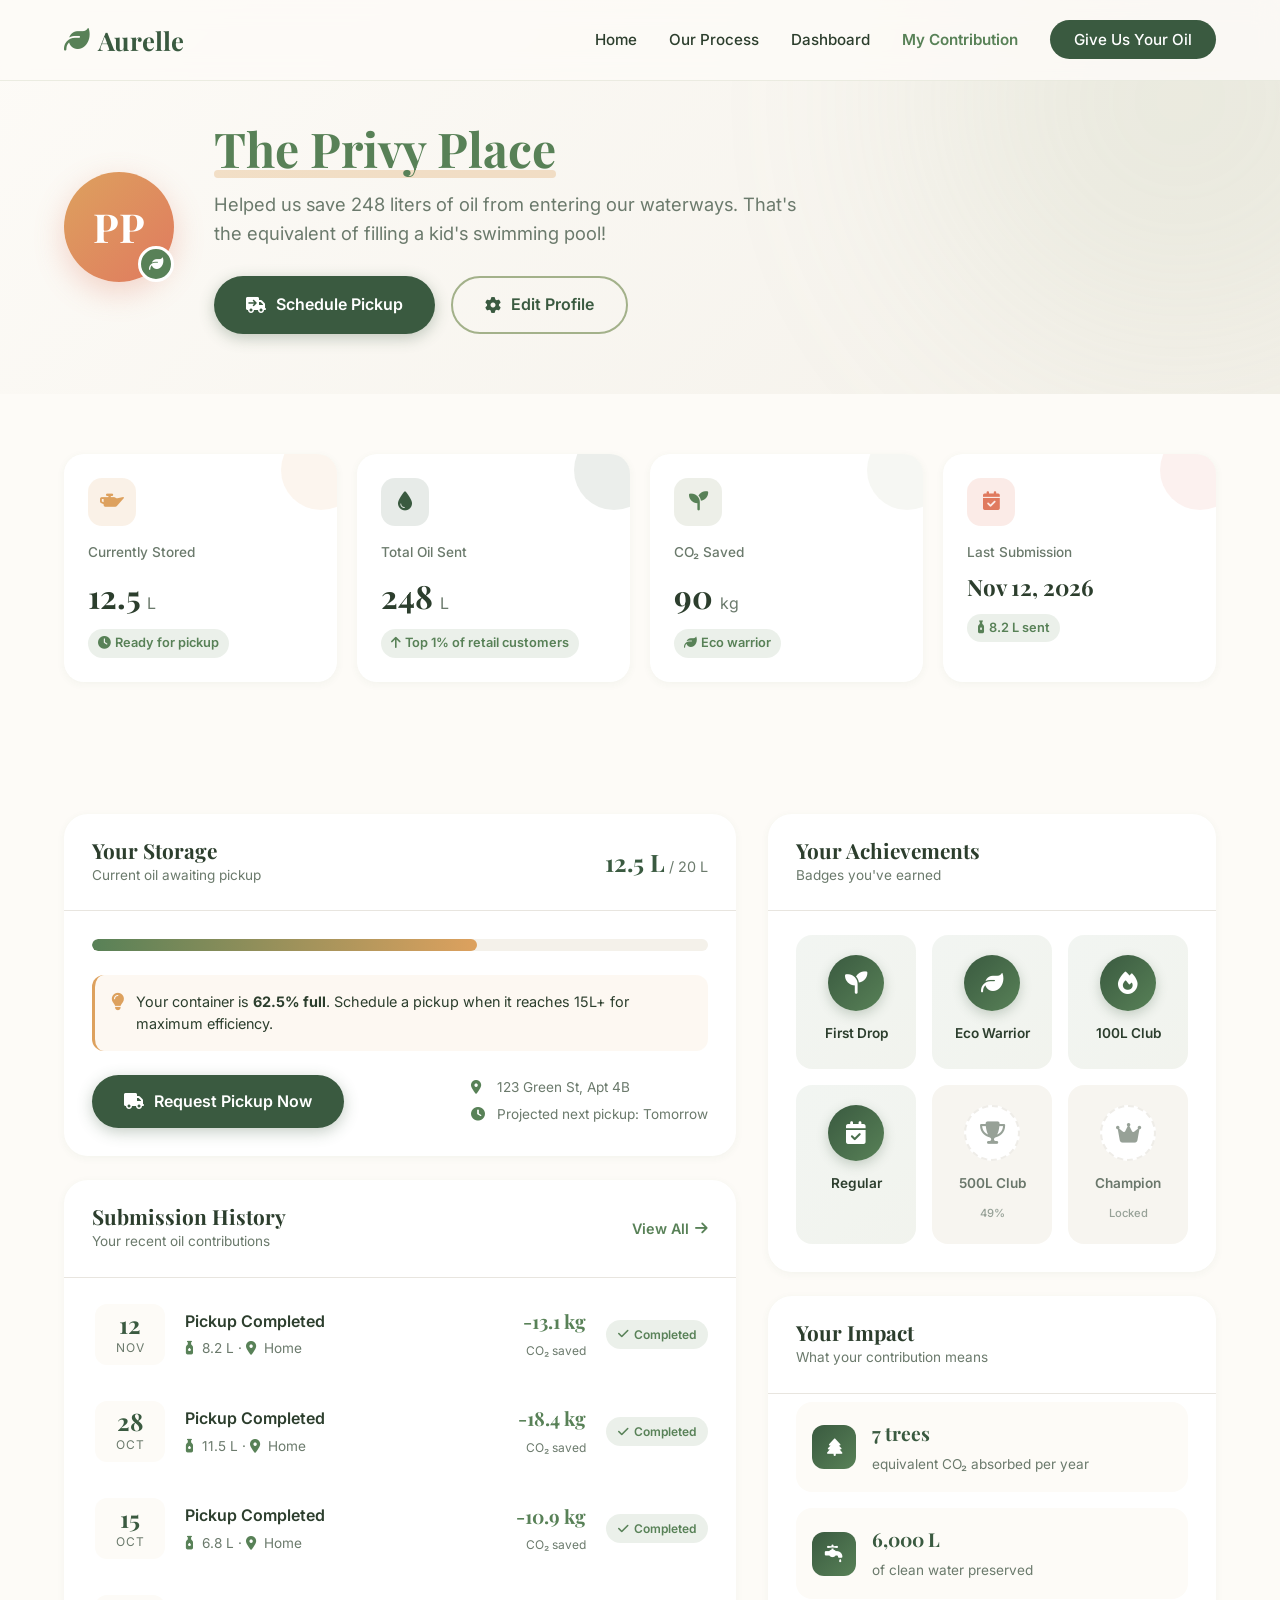
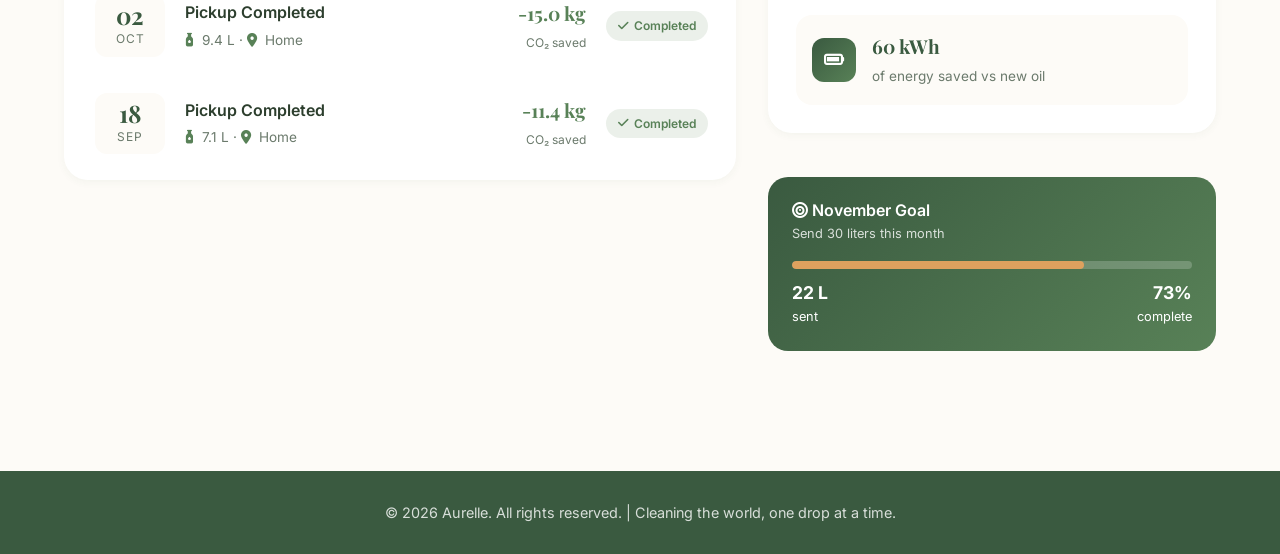
<file: account.html>
<!DOCTYPE html>
<html lang="en">
<head>
    <meta charset="UTF-8">
    <meta name="viewport" content="width=device-width, initial-scale=1.0">
    <title>Aurelle | My Account</title>

    <link rel="preconnect" href="https://fonts.googleapis.com">
    <link rel="preconnect" href="https://fonts.gstatic.com" crossorigin>
    <link href="https://fonts.googleapis.com/css2?family=Playfair+Display:wght@600;700&family=Inter:wght@300;400;500;600;700&display=swap" rel="stylesheet">
    <link rel="stylesheet" href="https://cdnjs.cloudflare.com/ajax/libs/font-awesome/6.4.0/css/all.min.css">
    <link rel="stylesheet" href="styles.css">
</head>
<body>

<!-- Navigation -->
<header class="navbar">
    <div class="nav-container">
        <a href="/" class="logo">
            <i class="fa-solid fa-leaf"></i> Aurelle
        </a>

        <!-- Hidden checkbox drives the mobile menu -->
        <input type="checkbox" id="menu-toggle" class="menu-checkbox">
        <label for="menu-toggle" class="hamburger" aria-label="Toggle menu">
            <span></span><span></span><span></span>
        </label>

        <nav class="nav-menu">
            <ul>
                <li><a href="/">Home</a></li>
                <li><a href="/process">Our Process</a></li>
                <li><a href="/dashboard">Dashboard</a></li>
                <li><a href="/account" class="active">My Contribution</a></li>
                <li><a href="/#submit" class="btn-nav">Give Us Your Oil</a></li>
            </ul>
        </nav>
    </div>
</header>
<main>
    <!-- Profile Hero -->
    <section class="account-hero">
        <div class="container">
            <div class="account-hero-content reveal">
                <div class="account-avatar">
                    <span class="avatar-initials">PP</span>
                    <span class="avatar-badge"><i class="fa-solid fa-leaf"></i></span>
                </div>
                <div class="account-hero-text">
                    <h1><span class="highlight">The Privy Place</span></h1>
                    <p class="account-subtitle">Helped us save 248 liters of oil from entering our waterways. That's the equivalent of filling a kid's swimming pool!</p>
                    <div class="account-hero-actions">
                        <a href="/#submit" class="btn btn-primary">
                            <i class="fa-solid fa-truck-arrow-right"></i> Schedule Pickup
                        </a>
                        <a href="#" class="btn btn-secondary">
                            <i class="fa-solid fa-gear"></i> Edit Profile
                        </a>
                    </div>
                </div>
            </div>
        </div>
    </section>

    <!-- KPI Stats -->
    <section class="account-stats">
        <div class="container">
            <div class="kpi-grid reveal">
                <div class="kpi-card amber">
                    <div class="kpi-icon"><i class="fa-solid fa-oil-can"></i></div>
                    <div class="kpi-label">Currently Stored</div>
                    <div class="kpi-value">12.5 <span class="kpi-unit">L</span></div>
                    <span class="kpi-trend up"><i class="fa-solid fa-clock"></i> Ready for pickup</span>
                </div>
                <div class="kpi-card green">
                    <div class="kpi-icon"><i class="fa-solid fa-droplet"></i></div>
                    <div class="kpi-label">Total Oil Sent</div>
                    <div class="kpi-value">248 <span class="kpi-unit">L</span></div>
                    <span class="kpi-trend up"><i class="fa-solid fa-arrow-up"></i> Top 1% of retail customers</span>
                </div>
                <div class="kpi-card sage">
                    <div class="kpi-icon"><i class="fa-solid fa-seedling"></i></div>
                    <div class="kpi-label">CO₂ Saved</div>
                    <div class="kpi-value">90 <span class="kpi-unit">kg</span></div>
                    <span class="kpi-trend up"><i class="fa-solid fa-leaf"></i> Eco warrior</span>
                </div>
                <div class="kpi-card terra">
                    <div class="kpi-icon"><i class="fa-solid fa-calendar-check"></i></div>
                    <div class="kpi-label">Last Submission</div>
                    <div class="kpi-value" style="font-size: 1.4rem;">Nov 12, 2026</div>
                    <span class="kpi-trend up"><i class="fa-solid fa-bottle-droplet"></i> 8.2 L sent</span>
                </div>
            </div>
        </div>
    </section>

    <!-- Main Content Grid -->
    <section class="account-main">
        <div class="container">
            <div class="account-grid">

                <!-- Left Column: History + Stored Oil -->
                <div class="account-left">

                    <!-- Stored Oil Progress -->
                    <div class="card reveal">
                        <div class="card-header">
                            <div>
                                <h3>Your Storage</h3>
                                <div class="subtitle">Current oil awaiting pickup</div>
                            </div>
                            <div class="storage-indicator">
                                <span class="storage-value">12.5 L</span>
                                <span class="storage-max">/ 20 L</span>
                            </div>
                        </div>
                        <div class="storage-body">
                            <div class="storage-bar">
                                <div class="storage-bar-fill" style="width: 62.5%;"></div>
                            </div>
                            <div class="storage-tips">
                                <div class="storage-tip">
                                    <i class="fa-solid fa-lightbulb"></i>
                                    <span>Your container is <strong>62.5% full</strong>. Schedule a pickup when it reaches 15L+ for maximum efficiency.</span>
                                </div>
                            </div>
                            <div class="storage-actions">
                                <a href="/#submit" class="btn btn-primary">
                                    <i class="fa-solid fa-truck"></i> Request Pickup Now
                                </a>
                                <div class="storage-meta">
                                    <span><i class="fa-solid fa-location-dot"></i> 123 Green St, Apt 4B</span>
                                    <span><i class="fa-solid fa-clock"></i> Projected next pickup: Tomorrow</span>
                                </div>
                            </div>
                        </div>
                    </div>

                    <!-- Submission History -->
                    <div class="card reveal">
                        <div class="card-header">
                            <div>
                                <h3>Submission History</h3>
                                <div class="subtitle">Your recent oil contributions</div>
                            </div>
                            <a href="#" class="view-all-link">View All <i class="fa-solid fa-arrow-right"></i></a>
                        </div>

                        <div class="history-list">
                            <div class="history-row">
                                <div class="history-date">
                                    <div class="history-day">12</div>
                                    <div class="history-month">Nov</div>
                                </div>
                                <div class="history-info">
                                    <div class="history-title">Pickup Completed</div>
                                    <div class="history-meta">
                                        <i class="fa-solid fa-bottle-droplet"></i> 8.2 L ·
                                        <i class="fa-solid fa-location-dot"></i> Home
                                    </div>
                                </div>
                                <div class="history-impact">
                                    <span class="impact-value">-13.1 kg</span>
                                    <span class="impact-label">CO₂ saved</span>
                                </div>
                                <span class="badge-pill eco"><i class="fa-solid fa-check"></i> Completed</span>
                            </div>

                            <div class="history-row">
                                <div class="history-date">
                                    <div class="history-day">28</div>
                                    <div class="history-month">Oct</div>
                                </div>
                                <div class="history-info">
                                    <div class="history-title">Pickup Completed</div>
                                    <div class="history-meta">
                                        <i class="fa-solid fa-bottle-droplet"></i> 11.5 L ·
                                        <i class="fa-solid fa-location-dot"></i> Home
                                    </div>
                                </div>
                                <div class="history-impact">
                                    <span class="impact-value">-18.4 kg</span>
                                    <span class="impact-label">CO₂ saved</span>
                                </div>
                                <span class="badge-pill eco"><i class="fa-solid fa-check"></i> Completed</span>
                            </div>

                            <div class="history-row">
                                <div class="history-date">
                                    <div class="history-day">15</div>
                                    <div class="history-month">Oct</div>
                                </div>
                                <div class="history-info">
                                    <div class="history-title">Pickup Completed</div>
                                    <div class="history-meta">
                                        <i class="fa-solid fa-bottle-droplet"></i> 6.8 L ·
                                        <i class="fa-solid fa-location-dot"></i> Home
                                    </div>
                                </div>
                                <div class="history-impact">
                                    <span class="impact-value">-10.9 kg</span>
                                    <span class="impact-label">CO₂ saved</span>
                                </div>
                                <span class="badge-pill eco"><i class="fa-solid fa-check"></i> Completed</span>
                            </div>

                            <div class="history-row">
                                <div class="history-date">
                                    <div class="history-day">02</div>
                                    <div class="history-month">Oct</div>
                                </div>
                                <div class="history-info">
                                    <div class="history-title">Pickup Completed</div>
                                    <div class="history-meta">
                                        <i class="fa-solid fa-bottle-droplet"></i> 9.4 L ·
                                        <i class="fa-solid fa-location-dot"></i> Home
                                    </div>
                                </div>
                                <div class="history-impact">
                                    <span class="impact-value">-15.0 kg</span>
                                    <span class="impact-label">CO₂ saved</span>
                                </div>
                                <span class="badge-pill eco"><i class="fa-solid fa-check"></i> Completed</span>
                            </div>

                            <div class="history-row">
                                <div class="history-date">
                                    <div class="history-day">18</div>
                                    <div class="history-month">Sep</div>
                                </div>
                                <div class="history-info">
                                    <div class="history-title">Pickup Completed</div>
                                    <div class="history-meta">
                                        <i class="fa-solid fa-bottle-droplet"></i> 7.1 L ·
                                        <i class="fa-solid fa-location-dot"></i> Home
                                    </div>
                                </div>
                                <div class="history-impact">
                                    <span class="impact-value">-11.4 kg</span>
                                    <span class="impact-label">CO₂ saved</span>
                                </div>
                                <span class="badge-pill eco"><i class="fa-solid fa-check"></i> Completed</span>
                            </div>
                        </div>
                    </div>
                </div>

                <!-- Right Column: Achievements + Impact -->
                <div class="account-right">

                    <!-- Achievement Card -->
                    <div class="card achievement-card reveal">
                        <div class="card-header">
                            <div>
                                <h3>Your Achievements</h3>
                                <div class="subtitle">Badges you've earned</div>
                            </div>
                        </div>
                        <div class="achievement-grid">
                            <div class="achievement earned">
                                <div class="achievement-icon"><i class="fa-solid fa-seedling"></i></div>
                                <div class="achievement-name">First Drop</div>
                            </div>
                            <div class="achievement earned">
                                <div class="achievement-icon"><i class="fa-solid fa-leaf"></i></div>
                                <div class="achievement-name">Eco Warrior</div>
                            </div>
                            <div class="achievement earned">
                                <div class="achievement-icon"><i class="fa-solid fa-fire"></i></div>
                                <div class="achievement-name">100L Club</div>
                            </div>
                            <div class="achievement earned">
                                <div class="achievement-icon"><i class="fa-solid fa-calendar-check"></i></div>
                                <div class="achievement-name">Regular</div>
                            </div>
                            <div class="achievement locked">
                                <div class="achievement-icon"><i class="fa-solid fa-trophy"></i></div>
                                <div class="achievement-name">500L Club</div>
                                <span class="achievement-progress">49%</span>
                            </div>
                            <div class="achievement locked">
                                <div class="achievement-icon"><i class="fa-solid fa-crown"></i></div>
                                <div class="achievement-name">Champion</div>
                                <span class="achievement-progress">Locked</span>
                            </div>
                        </div>
                    </div>

                    <!-- Environmental Impact -->
                    <div class="card impact-card reveal">
                        <div class="card-header">
                            <div>
                                <h3>Your Impact</h3>
                                <div class="subtitle">What your contribution means</div>
                            </div>
                        </div>
                        <div class="impact-list">
                            <div class="impact-item">
                                <i class="fa-solid fa-tree"></i>
                                <div>
                                    <strong>7 trees</strong>
                                    <span>equivalent CO₂ absorbed per year</span>
                                </div>
                            </div>
                            <div class="impact-item">
                                <i class="fa-solid fa-faucet-drip"></i>
                                <div>
                                    <strong>6,000 L</strong>
                                    <span>of clean water preserved</span>
                                </div>
                            </div>
                            <div class="impact-item">
                                <i class="fa-solid fa-battery-full"></i>
                                <div>
                                    <strong>60 kWh</strong>
                                    <span>of energy saved vs new oil</span>
                                </div>
                            </div>
                        </div>
                    </div>

                    <!-- Monthly Goal -->
                    <div class="goal-card reveal">
                        <h4><i class="fa-solid fa-bullseye"></i> November Goal</h4>
                        <div class="goal-sub">Send 30 liters this month</div>
                        <div class="goal-progress">
                            <div class="goal-progress-fill" style="width: 73%;"></div>
                        </div>
                        <div class="goal-stats">
                            <div>
                                <strong>22 L</strong>
                                sent
                            </div>
                            <div style="text-align: right;">
                                <strong>73%</strong>
                                complete
                            </div>
                        </div>
                    </div>

                </div>
            </div>
        </div>
    </section>
</main>

<footer class="footer">
    <div class="container">
        <p>&copy; 2026 Aurelle. All rights reserved. | Cleaning the world, one drop at a time.</p>
    </div>
</footer>

</body>
</html>
</file>
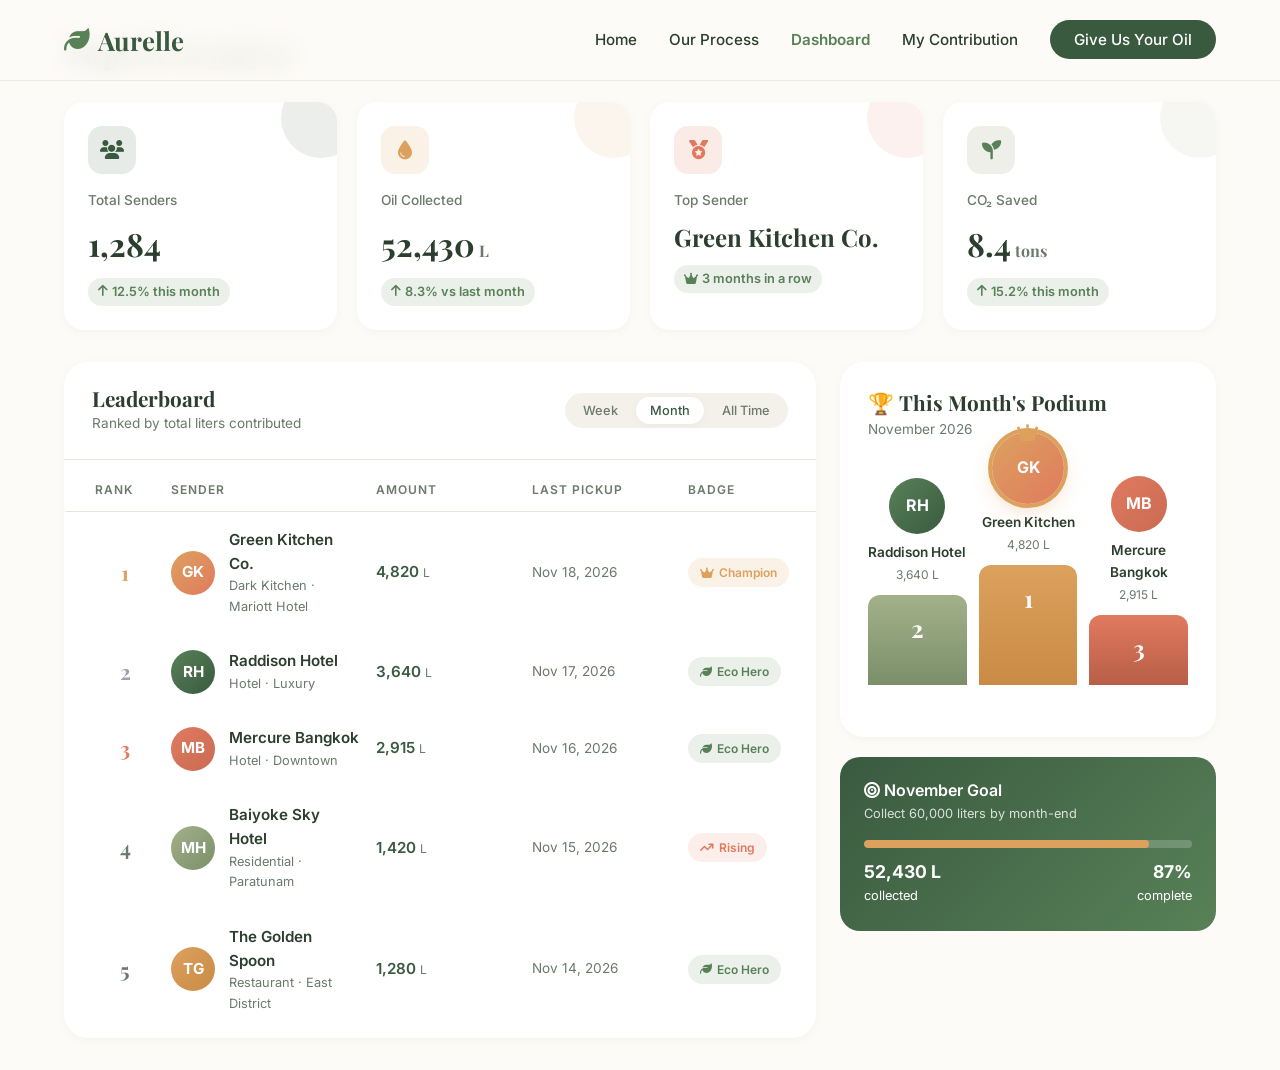
<file: dashboard.html>
<!DOCTYPE html>
<html lang="en">
<head>
    <meta charset="UTF-8">
    <meta name="viewport" content="width=device-width, initial-scale=1.0">
    <title>Aurelle Dashboard | Top Oil Senders</title>

    <link rel="preconnect" href="https://fonts.googleapis.com">
    <link rel="preconnect" href="https://fonts.gstatic.com" crossorigin>
    <link href="https://fonts.googleapis.com/css2?family=Playfair+Display:wght@600;700&family=Inter:wght@300;400;500;600;700&display=swap" rel="stylesheet">
    <link rel="stylesheet" href="https://cdnjs.cloudflare.com/ajax/libs/font-awesome/6.4.0/css/all.min.css">
    <link rel="stylesheet" href="styles.css">
</head>
<body>

<!-- Shared Navbar -->
<header class="navbar">
    <div class="nav-container">
        <a href="/" class="logo">
            <i class="fa-solid fa-leaf"></i> Aurelle
        </a>

        <!-- Hidden checkbox drives the mobile menu -->
        <input type="checkbox" id="menu-toggle" class="menu-checkbox">
        <label for="menu-toggle" class="hamburger" aria-label="Toggle menu">
            <span></span><span></span><span></span>
        </label>

        <nav class="nav-menu">
            <ul>
                <li><a href="/">Home</a></li>
                <li><a href="/process">Our Process</a></li>
                <li><a href="/dashboard" class="active">Dashboard</a></li>
                <li><a href="/account">My Contribution</a></li>
                <li><a href="/#submit" class="btn-nav">Give Us Your Oil</a></li>
            </ul>
        </nav>
    </div>
</header>

    <main class="dashboard-main">
        <div class="container">

            <!-- Topbar -->
            <div class="topbar">
                <div>
                    <h1>Top<span class="highlight">Oil Senders</span></h1>
                </div>
            </div>

            <!-- KPI Cards -->
            <div class="kpi-grid">
                <div class="kpi-card green">
                    <div class="kpi-icon"><i class="fa-solid fa-users"></i></div>
                    <div class="kpi-label">Total Senders</div>
                    <div class="kpi-value">1,284</div>
                    <span class="kpi-trend up"><i class="fa-solid fa-arrow-up"></i> 12.5% this month</span>
                </div>
                <div class="kpi-card amber">
                    <div class="kpi-icon"><i class="fa-solid fa-droplet"></i></div>
                    <div class="kpi-label">Oil Collected</div>
                    <div class="kpi-value">52,430<small style="font-size: 1rem; color: var(--text-light);"> L</small></div>
                    <span class="kpi-trend up"><i class="fa-solid fa-arrow-up"></i> 8.3% vs last month</span>
                </div>
                <div class="kpi-card terra">
                    <div class="kpi-icon"><i class="fa-solid fa-medal"></i></div>
                    <div class="kpi-label">Top Sender</div>
                    <div class="kpi-value" style="font-size: 1.5rem;">Green Kitchen Co.</div>
                    <span class="kpi-trend up"><i class="fa-solid fa-crown"></i> 3 months in a row</span>
                </div>
                <div class="kpi-card sage">
                    <div class="kpi-icon"><i class="fa-solid fa-seedling"></i></div>
                    <div class="kpi-label">CO₂ Saved</div>
                    <div class="kpi-value">8.4<small style="font-size: 1rem; color: var(--text-light);"> tons</small></div>
                    <span class="kpi-trend up"><i class="fa-solid fa-arrow-up"></i> 15.2% this month</span>
                </div>
            </div>

            <!-- Content Grid -->
            <div class="content-grid">

                <!-- Leaderboard -->
                <div class="card">
                    <div class="card-header">
                        <div>
                            <h3>Leaderboard</h3>
                            <div class="subtitle">Ranked by total liters contributed</div>
                        </div>
                        <div class="filter-tabs">
                            <button>Week</button>
                            <button class="active">Month</button>
                            <button>All Time</button>
                        </div>
                    </div>

                    <div class="leaderboard">
                        <div class="leaderboard-row header">
                            <div>Rank</div>
                            <div>Sender</div>
                            <div>Amount</div>
                            <div>Last Pickup</div>
                            <div>Badge</div>
                        </div>

                        <div class="leaderboard-row">
                            <div class="rank gold">1</div>
                            <div class="sender-info">
                                <div class="sender-avatar" style="background: linear-gradient(135deg, #DDA15E, #E07A5F);">GK</div>
                                <div>
                                    <div class="sender-name">Green Kitchen Co.</div>
                                    <div class="sender-type">Dark Kitchen · Mariott Hotel</div>
                                </div>
                            </div>
                            <div class="amount">4,820 <small>L</small></div>
                            <div class="date">Nov 18, 2026</div>
                            <div><span class="badge-pill champion"><i class="fa-solid fa-crown"></i> Champion</span></div>
                        </div>

                        <div class="leaderboard-row">
                            <div class="rank silver">2</div>
                            <div class="sender-info">
                                <div class="sender-avatar" style="background: linear-gradient(135deg, #588157, #3A5A40);">RH</div>
                                <div>
                                    <div class="sender-name">Raddison Hotel</div>
                                    <div class="sender-type">Hotel · Luxury</div>
                                </div>
                            </div>
                            <div class="amount">3,640 <small>L</small></div>
                            <div class="date">Nov 17, 2026</div>
                            <div><span class="badge-pill eco"><i class="fa-solid fa-leaf"></i> Eco Hero</span></div>
                        </div>

                        <div class="leaderboard-row">
                            <div class="rank bronze">3</div>
                            <div class="sender-info">
                                <div class="sender-avatar" style="background: linear-gradient(135deg, #E07A5F, #C96B52);">MB</div>
                                <div>
                                    <div class="sender-name">Mercure Bangkok</div>
                                    <div class="sender-type">Hotel · Downtown</div>
                                </div>
                            </div>
                            <div class="amount">2,915 <small>L</small></div>
                            <div class="date">Nov 16, 2026</div>
                            <div><span class="badge-pill eco"><i class="fa-solid fa-leaf"></i> Eco Hero</span></div>
                        </div>

                        <div class="leaderboard-row">
                            <div class="rank">4</div>
                            <div class="sender-info">
                                <div class="sender-avatar" style="background: linear-gradient(135deg, #A3B18A, #7A8F6A);">MH</div>
                                <div>
                                    <div class="sender-name">Baiyoke Sky Hotel</div>
                                    <div class="sender-type">Residential · Paratunam</div>
                                </div>
                            </div>
                            <div class="amount">1,420 <small>L</small></div>
                            <div class="date">Nov 15, 2026</div>
                            <div><span class="badge-pill rising"><i class="fa-solid fa-arrow-trend-up"></i> Rising</span></div>
                        </div>

                        <div class="leaderboard-row">
                            <div class="rank">5</div>
                            <div class="sender-info">
                                <div class="sender-avatar" style="background: linear-gradient(135deg, #DDA15E, #C98B45);">TG</div>
                                <div>
                                    <div class="sender-name">The Golden Spoon</div>
                                    <div class="sender-type">Restaurant · East District</div>
                                </div>
                            </div>
                            <div class="amount">1,280 <small>L</small></div>
                            <div class="date">Nov 14, 2026</div>
                            <div><span class="badge-pill eco"><i class="fa-solid fa-leaf"></i> Eco Hero</span></div>
                        </div>
                    </div>
                </div>

                <!-- Right Column -->
                <div>
                    <!-- Podium -->
                    <div class="podium-card">
                        <h3>🏆 This Month's Podium</h3>
                        <div class="subtitle">November 2026</div>

                        <div class="podium">
                            <div class="podium-item second">
                                <div class="podium-avatar" style="background: linear-gradient(135deg, #588157, #3A5A40);">RH</div>
                                <div class="podium-name">Raddison Hotel</div>
                                <div class="podium-amount">3,640 L</div>
                                <div class="podium-bar">2</div>
                            </div>
                            <div class="podium-item first">
                                <div class="podium-avatar" style="background: linear-gradient(135deg, #DDA15E, #E07A5F);">
                                    <span class="crown"><i class="fa-solid fa-crown"></i></span>
                                    GK
                                </div>
                                <div class="podium-name">Green Kitchen</div>
                                <div class="podium-amount">4,820 L</div>
                                <div class="podium-bar">1</div>
                            </div>
                            <div class="podium-item third">
                                <div class="podium-avatar" style="background: linear-gradient(135deg, #E07A5F, #C96B52);">MB</div>
                                <div class="podium-name">Mercure Bangkok</div>
                                <div class="podium-amount">2,915 L</div>
                                <div class="podium-bar">3</div>
                            </div>
                        </div>
                    </div>

                    <!-- Monthly Goal -->
                    <div class="goal-card">
                        <h4><i class="fa-solid fa-bullseye"></i> November Goal</h4>
                        <div class="goal-sub">Collect 60,000 liters by month-end</div>
                        <div class="goal-progress">
                            <div class="goal-progress-fill" style="width: 87%;"></div>
                        </div>
                        <div class="goal-stats">
                            <div>
                                <strong>52,430 L</strong>
                                collected
                            </div>
                            <div style="text-align: right;">
                                <strong>87%</strong>
                                complete
                            </div>
                        </div>
                    </div>
                </div>

            </div>
        </div>
    </main>

</body>
</html>
</file>
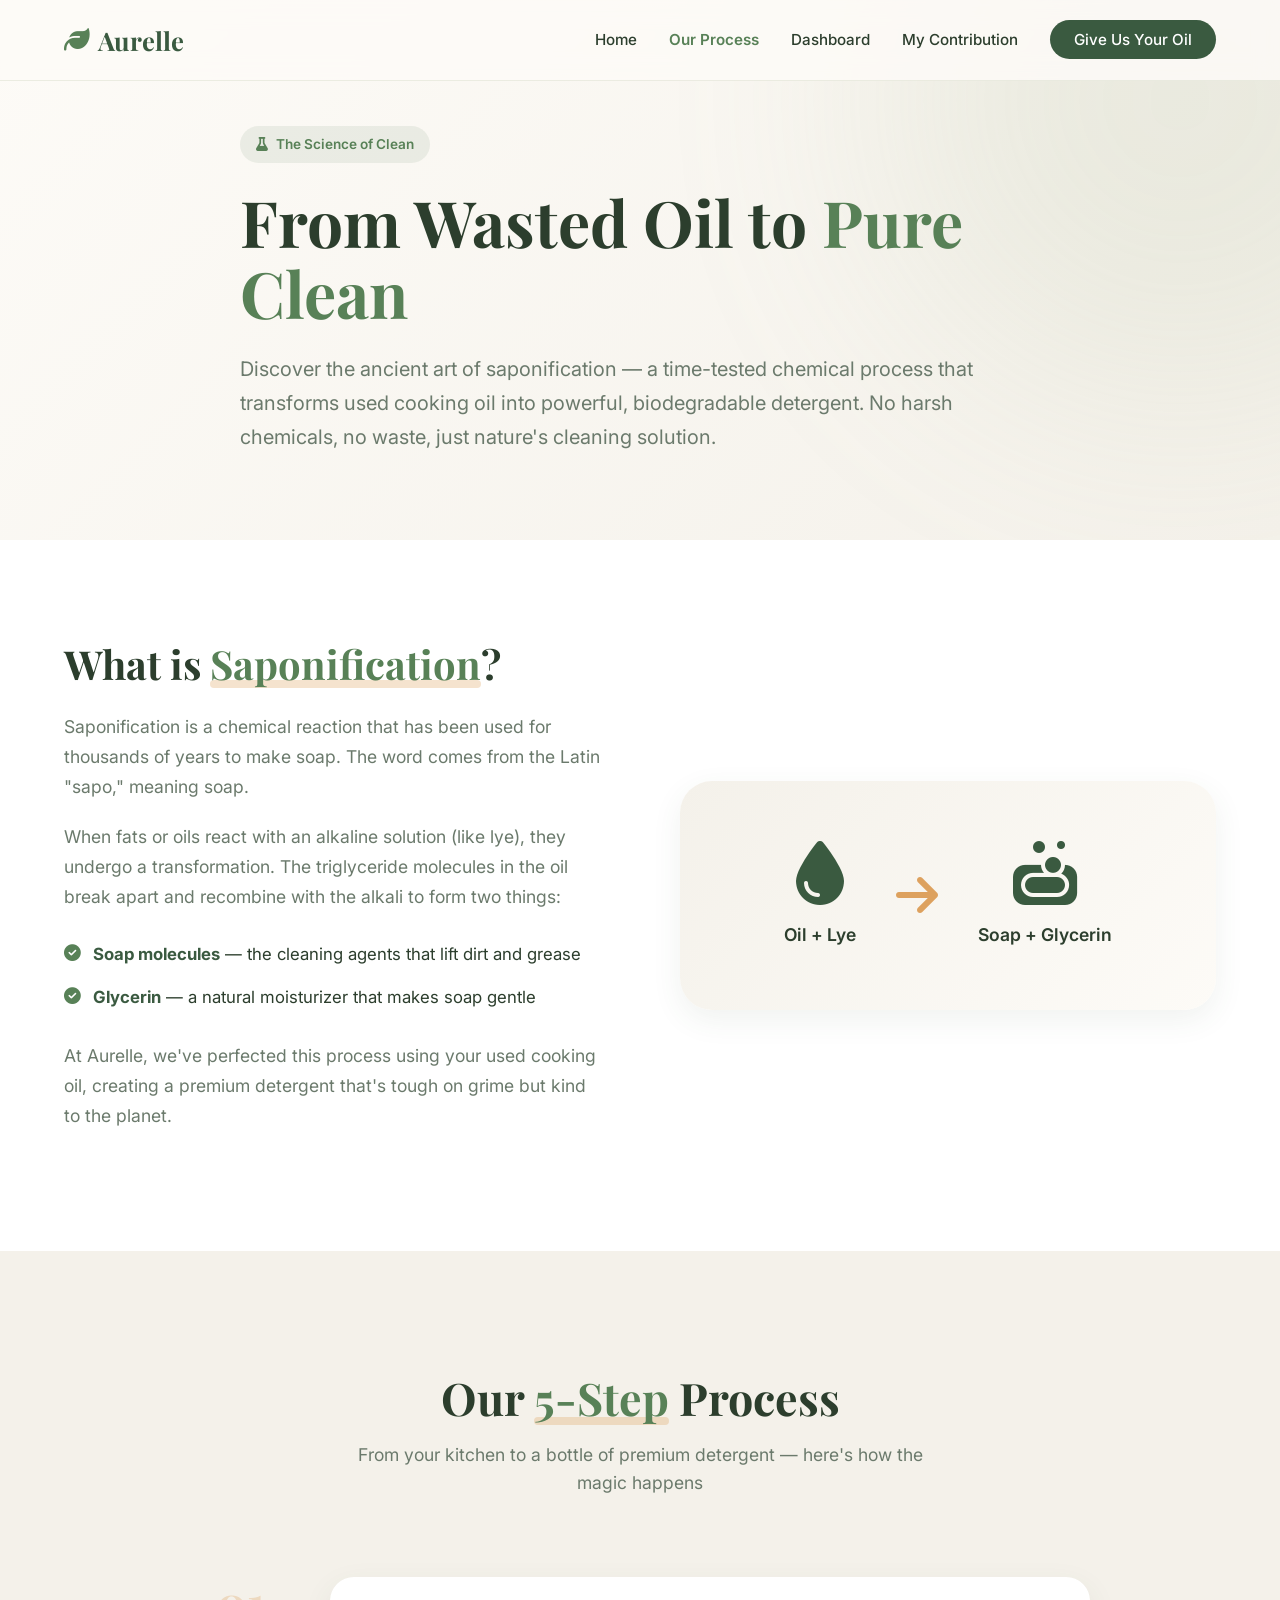
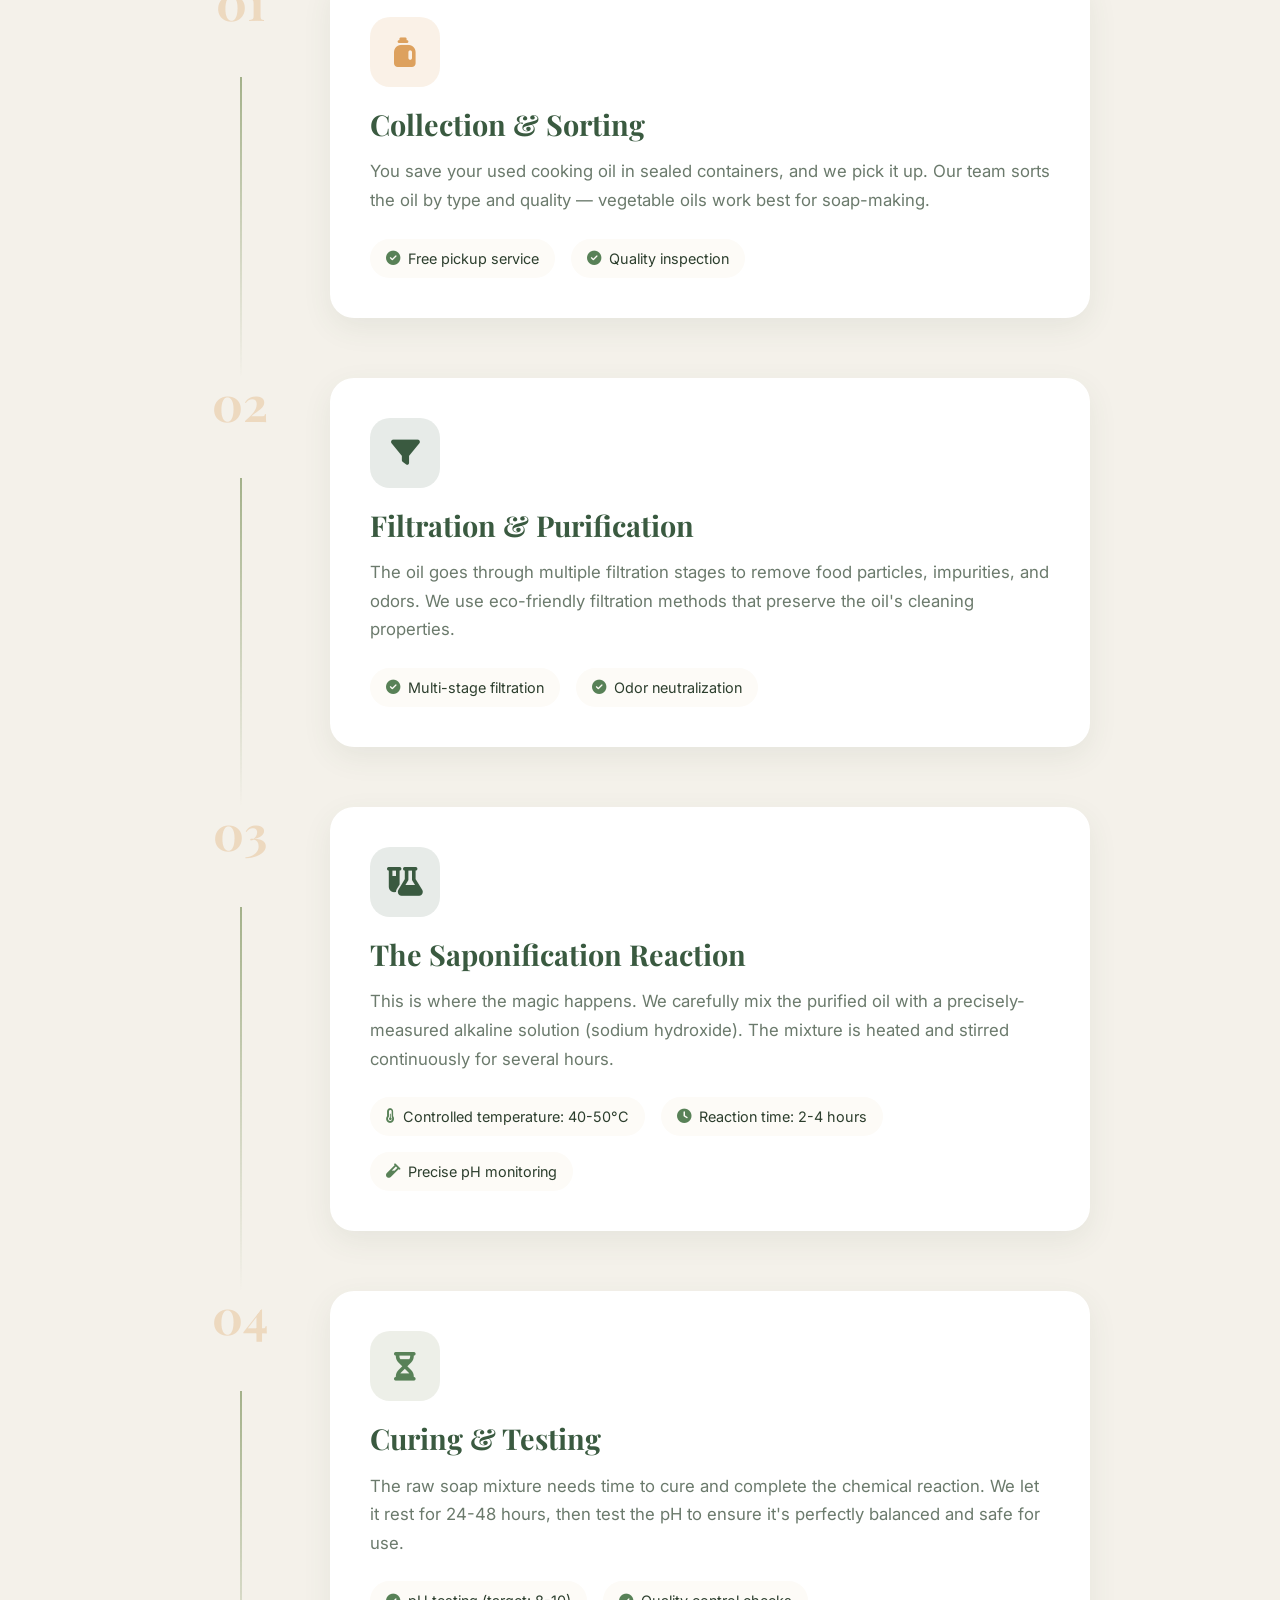
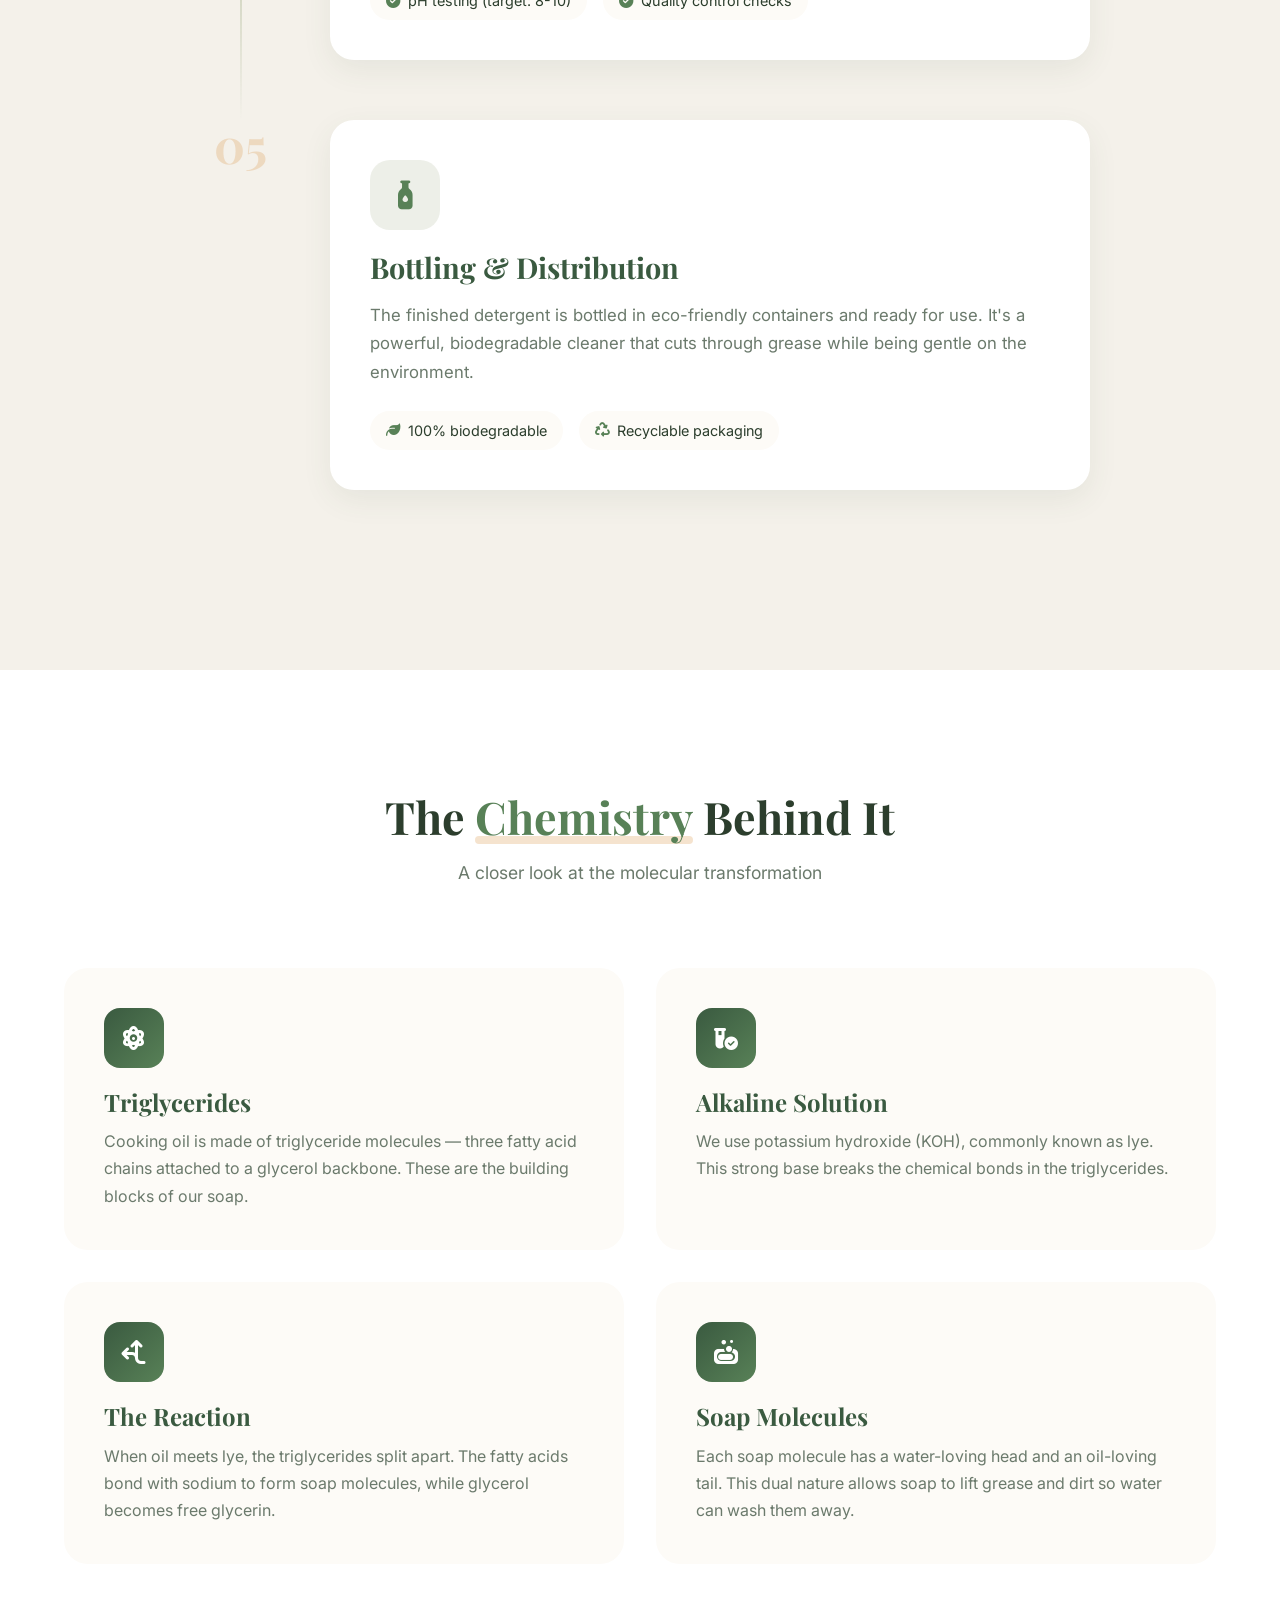
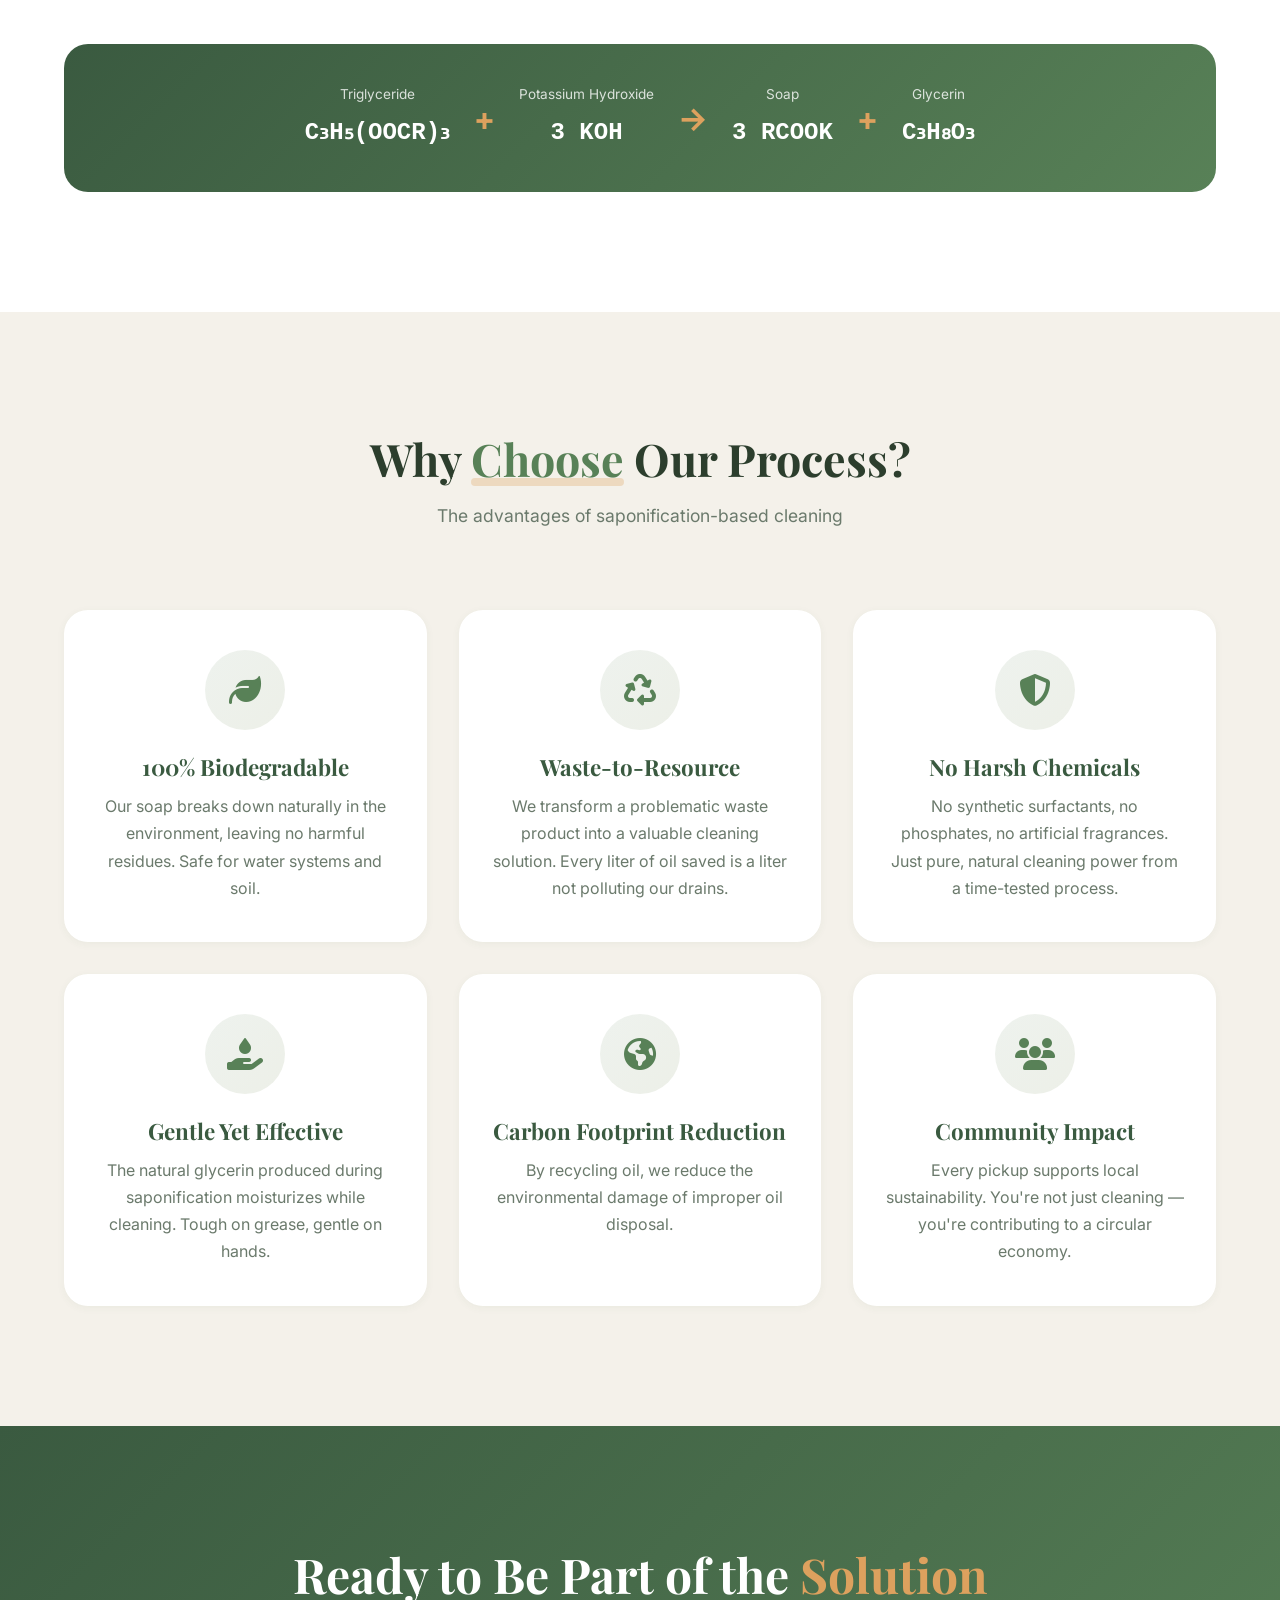
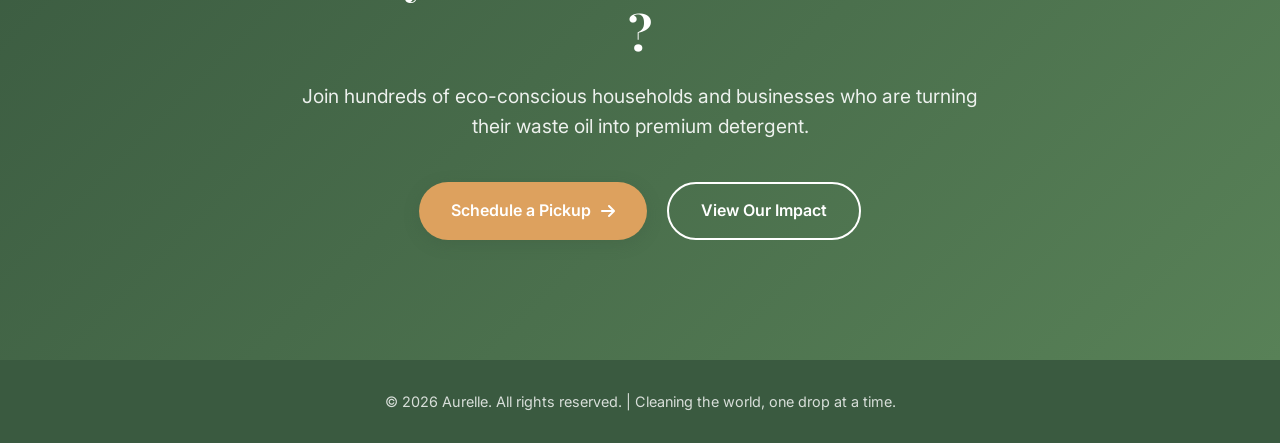
<file: process.html>
<!DOCTYPE html>
<html lang="en">
<head>
    <meta charset="UTF-8">
    <meta name="viewport" content="width=device-width, initial-scale=1.0">
    <title>Aurelle | Our Saponification Process</title>

    <link rel="preconnect" href="https://fonts.googleapis.com">
    <link rel="preconnect" href="https://fonts.gstatic.com" crossorigin>
    <link href="https://fonts.googleapis.com/css2?family=Playfair+Display:wght@600;700&family=Inter:wght@300;400;500;600;700&display=swap" rel="stylesheet">
    <link rel="stylesheet" href="https://cdnjs.cloudflare.com/ajax/libs/font-awesome/6.4.0/css/all.min.css">
    <link rel="stylesheet" href="styles.css">
</head>
<body>

<!-- Navigation (CSS-only mobile menu via checkbox hack) -->
<header class="navbar">
    <div class="nav-container">
        <a href="/" class="logo">
            <i class="fa-solid fa-leaf"></i> Aurelle
        </a>

        <!-- Hidden checkbox drives the mobile menu -->
        <input type="checkbox" id="menu-toggle" class="menu-checkbox">
        <label for="menu-toggle" class="hamburger" aria-label="Toggle menu">
            <span></span><span></span><span></span>
        </label>

        <nav class="nav-menu">
            <ul>
                <li><a href="/">Home</a></li>
                <li><a href="/process" class="active">Our Process</a></li>
                <li><a href="/dashboard">Dashboard</a></li>
                <li><a href="/account">My Contribution</a></li>
                <li><a href="/#submit" class="btn-nav">Give Us Your Oil</a></li>
            </ul>
        </nav>
    </div>
</header>

<main>
    <!-- Hero Section -->
    <section class="process-hero">
        <div class="container">
            <div class="process-hero-content reveal">
                <span class="badge"><i class="fa-solid fa-flask"></i> The Science of Clean</span>
                <h1>From Wasted Oil to <span class="highlight">Pure Clean</span></h1>
                <p class="process-intro">Discover the ancient art of saponification — a time-tested chemical process that transforms used cooking oil into powerful, biodegradable detergent. No harsh chemicals, no waste, just nature's cleaning solution.</p>
            </div>
        </div>
    </section>

    <!-- What is Saponification -->
    <section class="process-intro-section">
        <div class="container">
            <div class="process-intro-grid">
                <div class="process-intro-text reveal">
                    <h2>What is <span class="highlight">Saponification</span>?</h2>
                    <p>Saponification is a chemical reaction that has been used for thousands of years to make soap. The word comes from the Latin "sapo," meaning soap.</p>
                    <p>When fats or oils react with an alkaline solution (like lye), they undergo a transformation. The triglyceride molecules in the oil break apart and recombine with the alkali to form two things:</p>
                    <ul class="process-list">
                        <li><i class="fa-solid fa-check-circle"></i> <span><strong>Soap molecules</strong> — the cleaning agents that lift dirt and grease</span></li>
                        <li><i class="fa-solid fa-check-circle"></i> <span><strong>Glycerin</strong> — a natural moisturizer that makes soap gentle</span></li>
                    </ul>
                    <p>At Aurelle, we've perfected this process using your used cooking oil, creating a premium detergent that's tough on grime but kind to the planet.</p>
                </div>
                <div class="process-intro-visual reveal">
                    <div class="chemical-diagram">
                        <div class="chem-item">
                            <i class="fa-solid fa-droplet"></i>
                            <span>Oil + Lye</span>
                        </div>
                        <div class="chem-arrow">
                            <i class="fa-solid fa-arrow-right"></i>
                        </div>
                        <div class="chem-item">
                            <i class="fa-solid fa-soap"></i>
                            <span>Soap + Glycerin</span>
                        </div>
                    </div>
                </div>
            </div>
        </div>
    </section>

    <!-- Step-by-Step Process -->
    <section class="process-steps">
        <div class="container">
            <div class="section-header reveal">
                <h2>Our <span class="highlight">5-Step</span> Process</h2>
                <p>From your kitchen to a bottle of premium detergent — here's how the magic happens</p>
            </div>

            <div class="process-timeline">
                <!-- Step 1 -->
                <div class="process-step reveal">
                    <div class="step-number">01</div>
                    <div class="step-content">
                        <div class="step-icon icon-amber">
                            <i class="fa-solid fa-jug-detergent"></i>
                        </div>
                        <h3>Collection & Sorting</h3>
                        <p>You save your used cooking oil in sealed containers, and we pick it up. Our team sorts the oil by type and quality — vegetable oils work best for soap-making.</p>
                        <div class="step-details">
                            <div class="detail-item">
                                <i class="fa-solid fa-check-circle"></i>
                                <span>Free pickup service</span>
                            </div>
                            <div class="detail-item">
                                <i class="fa-solid fa-check-circle"></i>
                                <span>Quality inspection</span>
                            </div>
                        </div>
                    </div>
                </div>

                <!-- Step 2 -->
                <div class="process-step reveal">
                    <div class="step-number">02</div>
                    <div class="step-content">
                        <div class="step-icon icon-green">
                            <i class="fa-solid fa-filter"></i>
                        </div>
                        <h3>Filtration & Purification</h3>
                        <p>The oil goes through multiple filtration stages to remove food particles, impurities, and odors. We use eco-friendly filtration methods that preserve the oil's cleaning properties.</p>
                        <div class="step-details">
                            <div class="detail-item">
                                <i class="fa-solid fa-check-circle"></i>
                                <span>Multi-stage filtration</span>
                            </div>
                            <div class="detail-item">
                                <i class="fa-solid fa-check-circle"></i>
                                <span>Odor neutralization</span>
                            </div>
                        </div>
                    </div>
                </div>

                <!-- Step 3 -->
                <div class="process-step reveal">
                    <div class="step-number">03</div>
                    <div class="step-content">
                        <div class="step-icon icon-green">
                            <i class="fa-solid fa-flask-vial"></i>
                        </div>
                        <h3>The Saponification Reaction</h3>
                        <p>This is where the magic happens. We carefully mix the purified oil with a precisely-measured alkaline solution (sodium hydroxide). The mixture is heated and stirred continuously for several hours.</p>
                        <div class="step-details">
                            <div class="detail-item">
                                <i class="fa-solid fa-temperature-half"></i>
                                <span>Controlled temperature: 40-50°C</span>
                            </div>
                            <div class="detail-item">
                                <i class="fa-solid fa-clock"></i>
                                <span>Reaction time: 2-4 hours</span>
                            </div>
                            <div class="detail-item">
                                <i class="fa-solid fa-vial"></i>
                                <span>Precise pH monitoring</span>
                            </div>
                        </div>
                    </div>
                </div>

                <!-- Step 4 -->
                <div class="process-step reveal">
                    <div class="step-number">04</div>
                    <div class="step-content">
                        <div class="step-icon icon-sage">
                            <i class="fa-solid fa-hourglass-half"></i>
                        </div>
                        <h3>Curing & Testing</h3>
                        <p>The raw soap mixture needs time to cure and complete the chemical reaction. We let it rest for 24-48 hours, then test the pH to ensure it's perfectly balanced and safe for use.</p>
                        <div class="step-details">
                            <div class="detail-item">
                                <i class="fa-solid fa-check-circle"></i>
                                <span>pH testing (target: 8-10)</span>
                            </div>
                            <div class="detail-item">
                                <i class="fa-solid fa-check-circle"></i>
                                <span>Quality control checks</span>
                            </div>
                        </div>
                    </div>
                </div>

                <!-- Step 5 -->
                <div class="process-step reveal">
                    <div class="step-number">05</div>
                    <div class="step-content">
                        <div class="step-icon icon-sage">
                            <i class="fa-solid fa-bottle-droplet"></i>
                        </div>
                        <h3>Bottling & Distribution</h3>
                        <p>The finished detergent is bottled in eco-friendly containers and ready for use. It's a powerful, biodegradable cleaner that cuts through grease while being gentle on the environment.</p>
                        <div class="step-details">
                            <div class="detail-item">
                                <i class="fa-solid fa-leaf"></i>
                                <span>100% biodegradable</span>
                            </div>
                            <div class="detail-item">
                                <i class="fa-solid fa-recycle"></i>
                                <span>Recyclable packaging</span>
                            </div>
                        </div>
                    </div>
                </div>
            </div>
        </div>
    </section>

    <!-- The Science -->
    <section class="process-science">
        <div class="container">
            <div class="section-header reveal">
                <h2>The <span class="highlight">Chemistry</span> Behind It</h2>
                <p>A closer look at the molecular transformation</p>
            </div>

            <div class="science-grid">
                <div class="science-card reveal">
                    <div class="science-icon">
                        <i class="fa-solid fa-atom"></i>
                    </div>
                    <h3>Triglycerides</h3>
                    <p>Cooking oil is made of triglyceride molecules — three fatty acid chains attached to a glycerol backbone. These are the building blocks of our soap.</p>
                </div>

                <div class="science-card reveal">
                    <div class="science-icon">
                        <i class="fa-solid fa-vial-circle-check"></i>
                    </div>
                    <h3>Alkaline Solution</h3>
                    <p>We use potassium hydroxide (KOH), commonly known as lye. This strong base breaks the chemical bonds in the triglycerides.</p>
                </div>

                <div class="science-card reveal">
                    <div class="science-icon">
                        <i class="fa-solid fa-arrows-split-up-and-left"></i>
                    </div>
                    <h3>The Reaction</h3>
                    <p>When oil meets lye, the triglycerides split apart. The fatty acids bond with sodium to form soap molecules, while glycerol becomes free glycerin.</p>
                </div>

                <div class="science-card reveal">
                    <div class="science-icon">
                        <i class="fa-solid fa-soap"></i>
                    </div>
                    <h3>Soap Molecules</h3>
                    <p>Each soap molecule has a water-loving head and an oil-loving tail. This dual nature allows soap to lift grease and dirt so water can wash them away.</p>
                </div>
            </div>

            <div class="chemical-equation reveal">
                <div class="equation-item">
                    <span class="equation-label">Triglyceride</span>
                    <div class="equation-formula">C₃H₅(OOCR)₃</div>
                </div>
                <div class="equation-plus">+</div>
                <div class="equation-item">
                    <span class="equation-label">Potassium Hydroxide</span>
                    <div class="equation-formula">3 KOH</div>
                </div>
                <div class="equation-arrow">→</div>
                <div class="equation-item">
                    <span class="equation-label">Soap</span>
                    <div class="equation-formula">3 RCOOK</div>
                </div>
                <div class="equation-plus">+</div>
                <div class="equation-item">
                    <span class="equation-label">Glycerin</span>
                    <div class="equation-formula">C₃H₈O₃</div>
                </div>
            </div>
        </div>
    </section>

    <!-- Benefits -->
    <section class="process-benefits">
        <div class="container">
            <div class="section-header reveal">
                <h2>Why <span class="highlight">Choose</span> Our Process?</h2>
                <p>The advantages of saponification-based cleaning</p>
            </div>

            <div class="benefits-grid">
                <div class="benefit-card reveal">
                    <div class="benefit-icon">
                        <i class="fa-solid fa-leaf"></i>
                    </div>
                    <h3>100% Biodegradable</h3>
                    <p>Our soap breaks down naturally in the environment, leaving no harmful residues. Safe for water systems and soil.</p>
                </div>

                <div class="benefit-card reveal">
                    <div class="benefit-icon">
                        <i class="fa-solid fa-recycle"></i>
                    </div>
                    <h3>Waste-to-Resource</h3>
                    <p>We transform a problematic waste product into a valuable cleaning solution. Every liter of oil saved is a liter not polluting our drains.</p>
                </div>

                <div class="benefit-card reveal">
                    <div class="benefit-icon">
                        <i class="fa-solid fa-shield-halved"></i>
                    </div>
                    <h3>No Harsh Chemicals</h3>
                    <p>No synthetic surfactants, no phosphates, no artificial fragrances. Just pure, natural cleaning power from a time-tested process.</p>
                </div>

                <div class="benefit-card reveal">
                    <div class="benefit-icon">
                        <i class="fa-solid fa-hand-holding-droplet"></i>
                    </div>
                    <h3>Gentle Yet Effective</h3>
                    <p>The natural glycerin produced during saponification moisturizes while cleaning. Tough on grease, gentle on hands.</p>
                </div>

                <div class="benefit-card reveal">
                    <div class="benefit-icon">
                        <i class="fa-solid fa-earth-americas"></i>
                    </div>
                    <h3>Carbon Footprint Reduction</h3>
                    <p>By recycling oil, we reduce the environmental damage of improper oil disposal.</p>
                </div>

                <div class="benefit-card reveal">
                    <div class="benefit-icon">
                        <i class="fa-solid fa-users"></i>
                    </div>
                    <h3>Community Impact</h3>
                    <p>Every pickup supports local sustainability. You're not just cleaning — you're contributing to a circular economy.</p>
                </div>
            </div>
        </div>
    </section>

    <!-- CTA Section -->
    <section class="process-cta">
        <div class="container">
            <div class="cta-content reveal">
                <h2>Ready to Be Part of the <span class="highlight" style="color: var(--warm-amber);">Solution</span>?</h2>
                <p>Join hundreds of eco-conscious households and businesses who are turning their waste oil into premium detergent.</p>
                <div class="cta-buttons">
                    <a href="/#submit" class="btn btn-primary" style="background: var(--warm-amber);">Schedule a Pickup <i class="fa-solid fa-arrow-right"></i></a>
                    <a href="/dashboard" class="btn btn-secondary" style="background: transparent; color: var(--white); border-color: var(--white);">View Our Impact</a>
                </div>
            </div>
        </div>
    </section>
</main>

<!-- Footer -->
<footer class="footer">
    <div class="container">
        <p>&copy; 2026 Aurelle. All rights reserved. | Cleaning the world, one drop at a time.</p>
    </div>
</footer>

</body>
</html>
</file>
<file: styles.css>
/* =========================================================
   1. CSS VARIABLES & RESET
   ========================================================= */
:root {
    --bg-cream: #FDFBF7;
    --bg-warm: #F4F1EA;
    --primary-green: #3A5A40;
    --secondary-green: #588157;
    --sage-green: #A3B18A;
    --warm-amber: #DDA15E;
    --terracotta: #E07A5F;
    --text-dark: #2C3E2D;
    --text-light: #6B7A6C;
    --white: #FFFFFF;
    --border: #E8E5DF;

    --shadow-sm: 0 2px 8px rgba(58, 90, 64, 0.05);
    --shadow: 0 10px 30px rgba(58, 90, 64, 0.08);
    --shadow-hover: 0 15px 40px rgba(58, 90, 64, 0.15);
    --transition: all 0.3s cubic-bezier(0.25, 0.8, 0.25, 1);
}

* { margin: 0; padding: 0; box-sizing: border-box; }
html { scroll-behavior: smooth; }

body {
    font-family: 'Inter', sans-serif;
    background-color: var(--bg-cream);
    color: var(--text-dark);
    line-height: 1.6;
    min-height: 100vh;
    overflow-x: hidden;
}

h1, h2, h3, h4 {
    font-family: 'Playfair Display', serif;
    line-height: 1.2;
}

/* =========================================================
   2. COMMON UTILITIES
   ========================================================= */
.container {
    max-width: 1200px;
    margin: 0 auto;
    padding: 0 24px;
}

.highlight {
    color: var(--secondary-green);
    position: relative;
}
.highlight::after {
    content: '';
    position: absolute;
    bottom: 2px;
    left: 0;
    width: 100%;
    height: 8px;
    background-color: var(--warm-amber);
    opacity: 0.3;
    z-index: -1;
    border-radius: 4px;
}

.hidden { display: none; }

/* =========================================================
   3. NAVIGATION
   ========================================================= */
.navbar {
    position: fixed;
    top: 0;
    width: 100%;
    z-index: 1000;
    background: rgba(253, 251, 247, 0.85);
    backdrop-filter: blur(12px);
    border-bottom: 1px solid rgba(163, 177, 138, 0.2);
    transition: var(--transition);
}

.nav-container {
    display: flex;
    justify-content: space-between;
    align-items: center;
    height: 80px;
    max-width: 1200px;
    margin: 0 auto;
    padding: 0 24px;
}

.logo {
    font-family: 'Playfair Display', serif;
    font-size: 1.6rem;
    font-weight: 700;
    color: var(--primary-green);
    text-decoration: none;
    display: flex;
    align-items: center;
    gap: 8px;
}
.logo i { color: var(--secondary-green); }

.nav-menu ul {
    display: flex;
    list-style: none;
    gap: 32px;
    align-items: center;
}
.nav-menu a {
    text-decoration: none;
    color: var(--text-dark);
    font-weight: 500;
    font-size: 0.95rem;
    transition: var(--transition);
}
.nav-menu a:hover { color: var(--secondary-green); }
.nav-menu a.active { color: var(--secondary-green); font-weight: 600; }

.btn-nav {
    background: var(--primary-green);
    color: var(--white) !important;
    padding: 10px 24px;
    border-radius: 50px;
    transition: var(--transition);
}
.btn-nav:hover {
    background: var(--secondary-green);
    transform: translateY(-2px);
    color: var(--white) !important;
}

.hamburger {
    display: none;
    flex-direction: column;
    gap: 5px;
    cursor: pointer;
    background: none;
    border: none;
}
.hamburger span {
    width: 25px;
    height: 3px;
    background: var(--primary-green);
    border-radius: 5px;
    transition: var(--transition);
}

/* =========================================================
   4. BUTTONS
   ========================================================= */
.btn {
    display: inline-flex;
    align-items: center;
    gap: 10px;
    padding: 14px 32px;
    border-radius: 50px;
    font-weight: 600;
    text-decoration: none;
    font-size: 1rem;
    transition: var(--transition);
    cursor: pointer;
    border: none;
}
.btn-primary {
    background: var(--primary-green);
    color: var(--white);
    box-shadow: 0 4px 15px rgba(58, 90, 64, 0.3);
}
.btn-primary:hover {
    background: var(--secondary-green);
    transform: translateY(-3px);
    box-shadow: 0 8px 25px rgba(58, 90, 64, 0.4);
}
.btn-secondary {
    background: transparent;
    color: var(--primary-green);
    border: 2px solid var(--sage-green);
}
.btn-secondary:hover {
    background: var(--sage-green);
    color: var(--white);
    border-color: var(--sage-green);
}

/* =========================================================
   5. LANDING — HERO
   ========================================================= */
.hero {
    min-height: 100vh;
    display: flex;
    align-items: center;
    position: relative;
    padding-top: 80px;
    overflow: hidden;
}
.hero-bg-shapes .shape {
    position: absolute;
    border-radius: 50%;
    filter: blur(80px);
    opacity: 0.4;
    z-index: 0;
}
.shape-1 { width: 500px; height: 500px; background: var(--sage-green); top: -100px; right: -100px; }
.shape-2 { width: 400px; height: 400px; background: var(--warm-amber); bottom: -50px; left: -100px; opacity: 0.2; }

.hero-content {
    display: grid;
    grid-template-columns: 1.2fr 1fr;
    gap: 60px;
    align-items: center;
    position: relative;
    z-index: 1;
    max-width: 1200px;
    margin: 0 auto;
    padding: 0 24px;
    width: 100%;
}

.badge {
    display: inline-flex;
    align-items: center;
    gap: 8px;
    background: rgba(88, 129, 87, 0.1);
    color: var(--secondary-green);
    padding: 8px 16px;
    border-radius: 50px;
    font-size: 0.85rem;
    font-weight: 600;
    margin-bottom: 24px;
}

.hero-text h1 { font-size: 4rem; margin-bottom: 24px; color: var(--text-dark); }
.hero-text p { font-size: 1.15rem; color: var(--text-light); margin-bottom: 40px; max-width: 550px; }
.hero-buttons { display: flex; gap: 16px; flex-wrap: wrap; }

.hero-visual { display: flex; justify-content: center; align-items: center; }
.oil-drop {
    width: 300px; height: 300px;
    background: linear-gradient(135deg, var(--warm-amber), var(--terracotta));
    border-radius: 60% 40% 70% 30% / 50% 60% 40% 50%;
    display: flex; justify-content: center; align-items: center;
    font-size: 6rem; color: rgba(255, 255, 255, 0.9);
    box-shadow: 0 20px 50px rgba(224, 122, 95, 0.3);
    animation: morph 8s ease-in-out infinite, float 6s ease-in-out infinite;
    position: relative;
}
.sparkle { position: absolute; color: var(--warm-amber); font-size: 1.5rem; animation: twinkle 3s infinite alternate; }
.s1 { top: 10%; left: 10%; animation-delay: 0s; }
.s2 { top: 20%; right: 5%; animation-delay: 1s; }
.s3 { bottom: 15%; left: 20%; animation-delay: 2s; }

@keyframes morph {
    0%, 100% { border-radius: 60% 40% 70% 30% / 50% 60% 40% 50%; }
    50% { border-radius: 40% 60% 30% 70% / 60% 40% 50% 60%; }
}
@keyframes float {
    0%, 100% { transform: translateY(0); }
    50% { transform: translateY(-20px); }
}
@keyframes twinkle {
    0% { opacity: 0.3; transform: scale(0.8); }
    100% { opacity: 1; transform: scale(1.2); }
}

/* =========================================================
   6. LANDING — ABOUT / PROCESS
   ========================================================= */
.about { padding: 120px 0; background: var(--bg-warm); }

.section-header { text-align: center; max-width: 600px; margin: 0 auto 80px; }
.section-header h2 { font-size: 2.8rem; margin-bottom: 16px; }
.section-header p { color: var(--text-light); font-size: 1.1rem; }

.process-grid { display: grid; grid-template-columns: repeat(3, 1fr); gap: 32px; margin-bottom: 80px; }
.process-card {
    background: var(--white); padding: 40px 32px;
    border-radius: 24px; box-shadow: var(--shadow);
    transition: var(--transition); text-align: center;
}
.process-card:hover { transform: translateY(-10px); box-shadow: var(--shadow-hover); }

.card-icon {
    width: 70px; height: 70px; border-radius: 20px;
    display: flex; justify-content: center; align-items: center;
    font-size: 1.8rem; margin: 0 auto 24px;
}
.process-card h3 { font-size: 1.5rem; margin-bottom: 12px; color: var(--primary-green); }
.process-card p { color: var(--text-light); }

.impact-stats {
    display: flex; justify-content: center; gap: 80px;
    text-align: center; padding: 40px;
    background: var(--white); border-radius: 24px; box-shadow: var(--shadow);
}
.stat h3 { font-size: 2.5rem; color: var(--terracotta); margin-bottom: 4px; }
.stat p { color: var(--text-light); font-weight: 500; }

/* =========================================================
   7. LANDING — FORM
   ========================================================= */
.submit-section { padding: 120px 0; }

.form-wrapper {
    max-width: 800px; margin: 0 auto;
    background: var(--white); padding: 60px;
    border-radius: 32px;
    box-shadow: 0 20px 60px rgba(58, 90, 64, 0.1);
    position: relative; overflow: hidden;
}
.form-wrapper::before {
    content: ''; position: absolute; top: 0; left: 0;
    width: 100%; height: 8px;
    background: linear-gradient(90deg, var(--primary-green), var(--sage-green), var(--warm-amber));
}

.form-header { text-align: center; margin-bottom: 40px; }
.form-header h2 { font-size: 2.2rem; margin-bottom: 12px; }
.form-header p { color: var(--text-light); }

.form-row { display: grid; grid-template-columns: 1fr 1fr; gap: 24px; margin-bottom: 24px; }
.input-group { position: relative; }
.full-width { margin-bottom: 24px; }

.input-group input,
.input-group select,
.input-group textarea {
    width: 100%; padding: 16px 20px;
    border: 2px solid var(--border); border-radius: 12px;
    font-size: 1rem; font-family: 'Inter', sans-serif;
    background: var(--bg-cream); transition: var(--transition);
    color: var(--text-dark);
}
.input-group textarea { resize: vertical; min-height: 100px; }

.input-group label {
    position: absolute; top: 50%; left: 20px;
    transform: translateY(-50%);
    background: var(--bg-cream); padding: 0 6px;
    color: var(--text-light); font-size: 1rem;
    pointer-events: none; transition: var(--transition);
}
.input-group textarea ~ label { top: 20px; transform: translateY(0); }

.input-group input:focus,
.input-group select:focus,
.input-group textarea:focus {
    outline: none; border-color: var(--secondary-green);
    background: var(--white);
    box-shadow: 0 0 0 4px rgba(88, 129, 87, 0.1);
}
.input-group input:focus ~ label,
.input-group input:valid ~ label,
.input-group select:focus ~ label,
.input-group select:valid ~ label,
.input-group textarea:focus ~ label,
.input-group textarea:valid ~ label {
    top: 0; font-size: 0.8rem;
    color: var(--secondary-green); font-weight: 600;
}

.btn-submit {
    width: 100%; justify-content: center;
    padding: 18px; font-size: 1.1rem; margin-top: 16px;
}

.success-msg { text-align: center; padding: 40px; display: none; }
.success-msg.show { display: block; animation: fadeIn 0.5s ease; }
.success-msg i { font-size: 4rem; color: var(--secondary-green); margin-bottom: 20px; }
.success-msg h3 { font-size: 1.8rem; margin-bottom: 10px; }

/* =========================================================
   8. FOOTER
   ========================================================= */
.footer {
    background: var(--primary-green);
    color: rgba(255, 255, 255, 0.8);
    text-align: center; padding: 30px 0; font-size: 0.9rem;
}

/* =========================================================
   9. ANIMATIONS — ИСПРАВЛЕНО
   Теперь .reveal автоматически анимируется при загрузке.
   Не требует JavaScript.
   ========================================================= */
@keyframes fadeIn {
    from { opacity: 0; transform: scale(0.95); }
    to   { opacity: 1; transform: scale(1); }
}

@keyframes slideUp {
    from { opacity: 0; transform: translateY(30px); }
    to   { opacity: 1; transform: translateY(0); }
}

/* Автоматическое появление при загрузке страницы */
.reveal {
    animation: slideUp 0.8s ease forwards;
    opacity: 0;
}

/* Задержки для каскадного эффекта */
.hero-text.reveal        { animation-delay: 0.1s; }
.hero-visual.reveal      { animation-delay: 0.3s; }
.section-header.reveal   { animation-delay: 0.1s; }
.process-card.reveal:nth-child(1) { animation-delay: 0.15s; }
.process-card.reveal:nth-child(2) { animation-delay: 0.3s; }
.process-card.reveal:nth-child(3) { animation-delay: 0.45s; }
.impact-stats.reveal     { animation-delay: 0.2s; }
.form-wrapper.reveal     { animation-delay: 0.1s; }

/* =========================================================
   10. DASHBOARD — TOPBAR
   ========================================================= */
.topbar {
    display: flex;
    justify-content: space-between;
    align-items: center;
    margin-bottom: 32px;
    flex-wrap: wrap;
    gap: 16px;
}
.topbar h1 { font-size: 2rem; color: var(--text-dark); }
.topbar p { color: var(--text-light); font-size: 0.95rem; margin-top: 4px; }

.search-box { position: relative; width: 320px; }
.search-box input {
    width: 100%; padding: 12px 16px 12px 44px;
    border: 2px solid var(--border); border-radius: 50px;
    background: var(--white); font-size: 0.95rem;
    font-family: 'Inter', sans-serif; transition: var(--transition);
}
.search-box input:focus {
    outline: none; border-color: var(--secondary-green);
    box-shadow: 0 0 0 4px rgba(88, 129, 87, 0.1);
}
.search-box i {
    position: absolute; left: 18px; top: 50%;
    transform: translateY(-50%); color: var(--text-light);
}

/* =========================================================
   11. DASHBOARD — KPI CARDS
   ========================================================= */
.kpi-grid {
    display: grid; grid-template-columns: repeat(4, 1fr);
    gap: 20px; margin-bottom: 32px;
}
.kpi-card {
    background: var(--white); padding: 24px;
    border-radius: 20px; box-shadow: var(--shadow-sm);
    transition: var(--transition); position: relative; overflow: hidden;
}
.kpi-card:hover { transform: translateY(-4px); box-shadow: var(--shadow-hover); }
.kpi-card::before {
    content: ''; position: absolute; top: 0; right: 0;
    width: 80px; height: 80px; border-radius: 50%;
    opacity: 0.1; transform: translate(30%, -30%);
}
.kpi-card.green::before { background: var(--primary-green); }
.kpi-card.amber::before { background: var(--warm-amber); }
.kpi-card.terra::before { background: var(--terracotta); }
.kpi-card.sage::before  { background: var(--sage-green); }

.kpi-icon {
    width: 48px; height: 48px; border-radius: 14px;
    display: flex; align-items: center; justify-content: center;
    font-size: 1.2rem; margin-bottom: 16px;
}
.kpi-card.green .kpi-icon { background: rgba(58, 90, 64, 0.12); color: var(--primary-green); }
.kpi-card.amber .kpi-icon { background: rgba(221, 161, 94, 0.15); color: var(--warm-amber); }
.kpi-card.terra .kpi-icon { background: rgba(224, 122, 95, 0.15); color: var(--terracotta); }
.kpi-card.sage  .kpi-icon { background: rgba(163, 177, 138, 0.2); color: var(--secondary-green); }

.kpi-label { font-size: 0.85rem; color: var(--text-light); font-weight: 500; margin-bottom: 6px; }
.kpi-value {
    font-family: 'Playfair Display', serif;
    font-size: 2rem; font-weight: 700;
    color: var(--text-dark); margin-bottom: 8px;
}
.kpi-trend {
    font-size: 0.8rem; font-weight: 600;
    display: inline-flex; align-items: center; gap: 4px;
    padding: 4px 10px; border-radius: 50px;
}
.kpi-trend.up   { background: rgba(88, 129, 87, 0.12); color: var(--secondary-green); }
.kpi-trend.down { background: rgba(224, 122, 95, 0.12); color: var(--terracotta); }

/* =========================================================
   12. DASHBOARD — CONTENT GRID & CARDS
   ========================================================= */
.dashboard-main { padding: 32px 40px; overflow-x: hidden; }

.content-grid { display: grid; grid-template-columns: 2fr 1fr; gap: 24px; }

.card {
    background: var(--white); border-radius: 24px;
    box-shadow: var(--shadow-sm); overflow: hidden;
}
.card-header {
    padding: 24px 28px; border-bottom: 1px solid var(--border);
    display: flex; justify-content: space-between; align-items: center;
}
.card-header h3 { font-size: 1.3rem; color: var(--text-dark); }
.card-header .subtitle {
    font-size: 0.85rem; color: var(--text-light);
    margin-top: 2px; font-family: 'Inter', sans-serif; font-weight: 400;
}

.filter-tabs { display: flex; gap: 4px; background: var(--bg-warm); padding: 4px; border-radius: 50px; }
.filter-tabs button {
    padding: 6px 14px; border: none; background: transparent;
    border-radius: 50px; font-size: 0.8rem; font-weight: 500;
    color: var(--text-light); cursor: pointer;
    transition: var(--transition); font-family: 'Inter', sans-serif;
}
.filter-tabs button.active {
    background: var(--white); color: var(--primary-green);
    box-shadow: var(--shadow-sm);
}

/* =========================================================
   13. DASHBOARD — LEADERBOARD
   ========================================================= */
.leaderboard { padding: 8px 0; }
.leaderboard-row {
    display: grid;
    grid-template-columns: 60px 1fr 140px 140px 100px;
    align-items: center; padding: 16px 28px; gap: 16px;
    transition: var(--transition);
    border-left: 3px solid transparent;
}
.leaderboard-row:hover { background: var(--bg-warm); border-left-color: var(--secondary-green); }
.leaderboard-row.header {
    font-size: 0.75rem; text-transform: uppercase;
    letter-spacing: 1px; color: var(--text-light);
    font-weight: 600; padding: 12px 28px;
    border-bottom: 1px solid var(--border);
}
.leaderboard-row.header:hover { background: transparent; border-left-color: transparent; }

.rank {
    font-family: 'Playfair Display', serif;
    font-size: 1.3rem; font-weight: 700;
    color: var(--text-light); text-align: center;
}
.rank.gold   { color: var(--warm-amber); }
.rank.silver { color: #9CA3AF; }
.rank.bronze { color: var(--terracotta); }

.sender-info { display: flex; align-items: center; gap: 14px; }
.sender-avatar {
    width: 44px; height: 44px; border-radius: 50%;
    display: flex; align-items: center; justify-content: center;
    color: var(--white); font-weight: 700; font-size: 0.95rem;
    flex-shrink: 0;
}
.sender-name { font-weight: 600; color: var(--text-dark); font-size: 0.95rem; }
.sender-type { font-size: 0.8rem; color: var(--text-light); }

.amount { font-weight: 600; color: var(--primary-green); font-size: 0.95rem; }
.amount small { color: var(--text-light); font-weight: 400; font-size: 0.75rem; }

.date { font-size: 0.85rem; color: var(--text-light); }

.badge-pill {
    display: inline-flex; align-items: center; gap: 5px;
    padding: 5px 12px; border-radius: 50px;
    font-size: 0.75rem; font-weight: 600;
}
.badge-pill.champion { background: rgba(221, 161, 94, 0.15); color: var(--warm-amber); }
.badge-pill.eco      { background: rgba(88, 129, 87, 0.12); color: var(--secondary-green); }
.badge-pill.rising   { background: rgba(224, 122, 95, 0.12); color: var(--terracotta); }
.badge-pill.new      { background: rgba(163, 177, 138, 0.2); color: var(--secondary-green); }

/* =========================================================
   14. DASHBOARD — PODIUM
   ========================================================= */
.podium-card {
    background: var(--white); border-radius: 24px;
    box-shadow: var(--shadow-sm); padding: 28px;
}
.podium-card h3 { font-size: 1.3rem; margin-bottom: 4px; }
.podium-card .subtitle { font-size: 0.85rem; color: var(--text-light); margin-bottom: 24px; }

.podium {
    display: flex; align-items: flex-end; justify-content: center;
    gap: 12px; margin-bottom: 24px; height: 220px;
}
.podium-item { flex: 1; display: flex; flex-direction: column; align-items: center; text-align: center; }
.podium-avatar {
    width: 56px; height: 56px; border-radius: 50%;
    display: flex; align-items: center; justify-content: center;
    color: var(--white); font-weight: 700;
    margin-bottom: 8px; position: relative;
}
.podium-item.first .podium-avatar {
    width: 72px; height: 72px;
    box-shadow: 0 0 0 4px var(--warm-amber), 0 8px 20px rgba(221, 161, 94, 0.3);
}
.crown { position: absolute; top: -14px; color: var(--warm-amber); font-size: 1.2rem; }
.podium-name { font-weight: 600; font-size: 0.85rem; margin-bottom: 2px; color: var(--text-dark); }
.podium-amount { font-size: 0.75rem; color: var(--text-light); margin-bottom: 10px; }
.podium-bar {
    width: 100%; border-radius: 12px 12px 0 0;
    display: flex; align-items: flex-start; justify-content: center;
    padding-top: 14px; color: var(--white);
    font-family: 'Playfair Display', serif; font-size: 1.5rem; font-weight: 700;
}
.podium-item.first .podium-bar { height: 120px; background: linear-gradient(180deg, var(--warm-amber), #C98B45); }
.podium-item.second .podium-bar { height: 90px; background: linear-gradient(180deg, var(--sage-green), #7A8F6A); }
.podium-item.third .podium-bar { height: 70px; background: linear-gradient(180deg, var(--terracotta), #B85E47); }

/* =========================================================
   15. DASHBOARD — MONTHLY GOAL
   ========================================================= */
.goal-card {
    background: linear-gradient(135deg, var(--primary-green), var(--secondary-green));
    border-radius: 20px; padding: 24px;
    color: var(--white); margin-top: 20px;
}
.goal-card h4 {
    font-size: 1rem; margin-bottom: 4px;
    font-family: 'Inter', sans-serif; font-weight: 600;
}
.goal-card .goal-sub { font-size: 0.8rem; opacity: 0.8; margin-bottom: 16px; }
.goal-progress {
    background: rgba(255, 255, 255, 0.2); height: 8px;
    border-radius: 50px; overflow: hidden; margin-bottom: 10px;
}
.goal-progress-fill {
    height: 100%; background: var(--warm-amber);
    border-radius: 50px; transition: width 1s ease;
}
.goal-stats { display: flex; justify-content: space-between; font-size: 0.8rem; }
.goal-stats strong { font-size: 1.1rem; display: block; }

/* =========================================================
   16. RESPONSIVE — LANDING  ← ИСПРАВЛЕН КОММЕНТАРИЙ
   ========================================================= */
@media (max-width: 992px) {
    .hero-content { grid-template-columns: 1fr; text-align: center; }
    .hero-text p { margin: 0 auto 40px; }
    .hero-buttons { justify-content: center; }
    .hero-visual { display: none; }
    .hero-text h1 { font-size: 3rem; }
    .process-grid { grid-template-columns: 1fr; max-width: 400px; margin: 0 auto 80px; }
    .impact-stats { flex-direction: column; gap: 30px; }
}

@media (max-width: 768px) {
    .nav-menu {
        position: fixed; top: 80px; left: -100%;
        width: 100%; height: calc(100vh - 80px);
        background: var(--bg-cream);
        flex-direction: column; align-items: center;
        justify-content: flex-start; padding-top: 60px;
        transition: var(--transition);
    }
    .nav-menu.active { left: 0; }
    .nav-menu ul { flex-direction: column; gap: 40px; }
    .hamburger { display: flex; }
    .hamburger.active span:nth-child(1) { transform: rotate(45deg) translate(5px, 5px); }
    .hamburger.active span:nth-child(2) { opacity: 0; }
    .hamburger.active span:nth-child(3) { transform: rotate(-45deg) translate(7px, -6px); }
    .form-wrapper { padding: 40px 24px; }
    .form-row { grid-template-columns: 1fr; gap: 24px; }
    .hero-text h1 { font-size: 2.4rem; }
    .section-header h2 { font-size: 2rem; }
}

/* =========================================================
   17. RESPONSIVE — DASHBOARD
   ========================================================= */
@media (max-width: 1200px) {
    .kpi-grid { grid-template-columns: repeat(2, 1fr); }
    .content-grid { grid-template-columns: 1fr; }
}

@media (max-width: 900px) {
    .dashboard-main { padding: 20px; }
    .leaderboard-row { grid-template-columns: 40px 1fr 80px; }
    .leaderboard-row .date,
    .leaderboard-row .badge-pill,
    .leaderboard-row.header .date,
    .leaderboard-row.header .badge-pill { display: none; }
}

@media (max-width: 600px) {
    .kpi-grid { grid-template-columns: 1fr; }
    .search-box { width: 100%; }
    .topbar h1 { font-size: 1.5rem; }
}
/* =========================================================
   20. PROCESS PAGE — MOBILE MENU (CSS-only checkbox hack)
   ========================================================= */
.menu-checkbox { display: none; }

@media (max-width: 768px) {
    .menu-checkbox:checked ~ .nav-menu {
        left: 0;
    }
    .menu-checkbox:checked ~ .hamburger span:nth-child(1) {
        transform: rotate(45deg) translate(6px, 6px);
    }
    .menu-checkbox:checked ~ .hamburger span:nth-child(2) {
        opacity: 0;
    }
    .menu-checkbox:checked ~ .hamburger span:nth-child(3) {
        transform: rotate(-45deg) translate(7px, -7px);
    }
}

/* =========================================================
   21. PROCESS PAGE — HERO
   ========================================================= */
.process-hero {
    min-height: 60vh;
    display: flex;
    align-items: center;
    position: relative;
    padding: 120px 0 80px;
    background: linear-gradient(135deg, var(--bg-cream) 0%, var(--bg-warm) 100%);
    overflow: hidden;
}

.process-hero::before {
    content: '';
    position: absolute;
    top: -200px;
    right: -200px;
    width: 600px;
    height: 600px;
    background: var(--sage-green);
    border-radius: 50%;
    filter: blur(120px);
    opacity: 0.15;
}

.process-hero-content {
    max-width: 800px;
    position: relative;
    z-index: 1;
}

.process-hero h1 {
    font-size: clamp(2.5rem, 5vw, 4rem);
    margin-bottom: 24px;
    line-height: 1.1;
}

.process-intro {
    font-size: 1.25rem;
    color: var(--text-light);
    line-height: 1.7;
}

/* =========================================================
   22. PROCESS PAGE — INTRO SECTION
   ========================================================= */
.process-intro-section {
    padding: 100px 0;
    background: var(--white);
}

.process-intro-grid {
    display: grid;
    grid-template-columns: 1fr 1fr;
    gap: 80px;
    align-items: center;
}

.process-intro-text h2 {
    font-size: 2.5rem;
    margin-bottom: 24px;
}

.process-intro-text p {
    font-size: 1.1rem;
    color: var(--text-light);
    margin-bottom: 20px;
    line-height: 1.7;
}

.process-list {
    list-style: none;
    margin: 30px 0;
}

.process-list li {
    display: flex;
    align-items: flex-start;
    gap: 12px;
    margin-bottom: 16px;
    font-size: 1.05rem;
    color: var(--text-dark);
}

.process-list li i {
    color: var(--secondary-green);
    margin-top: 4px;
    flex-shrink: 0;
}

.process-list li strong {
    color: var(--primary-green);
}

/* Chemical Diagram */
.chemical-diagram {
    display: flex;
    align-items: center;
    justify-content: center;
    gap: 40px;
    padding: 60px 40px;
    background: linear-gradient(135deg, var(--bg-warm) 0%, var(--bg-cream) 100%);
    border-radius: 32px;
    box-shadow: var(--shadow);
}

.chem-item {
    display: flex;
    flex-direction: column;
    align-items: center;
    gap: 16px;
}

.chem-item i {
    font-size: 4rem;
    color: var(--primary-green);
}

.chem-item span {
    font-weight: 600;
    font-size: 1.1rem;
    color: var(--text-dark);
}

.chem-arrow i {
    font-size: 3rem;
    color: var(--warm-amber);
    animation: pulse 2s ease-in-out infinite;
}

@keyframes pulse {
    0%, 100% { transform: scale(1); opacity: 1; }
    50% { transform: scale(1.2); opacity: 0.7; }
}

/* =========================================================
   23. PROCESS PAGE — STEPS TIMELINE
   ========================================================= */
.process-steps {
    padding: 120px 0;
    background: var(--bg-warm);
}

.process-timeline {
    max-width: 900px;
    margin: 0 auto;
}

.process-step {
    display: grid;
    grid-template-columns: 100px 1fr;
    gap: 40px;
    margin-bottom: 60px;
    position: relative;
}

.process-step:not(:last-child)::after {
    content: '';
    position: absolute;
    left: 50px;
    top: 100px;
    bottom: -60px;
    width: 2px;
    background: linear-gradient(180deg, var(--sage-green) 0%, transparent 100%);
}

.step-number {
    font-family: 'Playfair Display', serif;
    font-size: 3rem;
    font-weight: 700;
    color: var(--warm-amber);
    opacity: 0.3;
    text-align: center;
    line-height: 1;
}

.step-content {
    background: var(--white);
    padding: 40px;
    border-radius: 24px;
    box-shadow: var(--shadow);
    transition: var(--transition);
}

.step-content:hover {
    transform: translateY(-5px);
    box-shadow: var(--shadow-hover);
}

.step-icon {
    width: 70px;
    height: 70px;
    border-radius: 20px;
    display: flex;
    align-items: center;
    justify-content: center;
    font-size: 1.8rem;
    margin-bottom: 20px;
}

.icon-amber { background: rgba(221, 161, 94, 0.15); color: var(--warm-amber); }
.icon-green { background: rgba(58, 90, 64, 0.12); color: var(--primary-green); }
.icon-sage  { background: rgba(163, 177, 138, 0.2); color: var(--secondary-green); }

.step-content h3 {
    font-size: 1.8rem;
    margin-bottom: 16px;
    color: var(--primary-green);
}

.step-content p {
    font-size: 1.05rem;
    color: var(--text-light);
    line-height: 1.7;
    margin-bottom: 24px;
}

.step-details {
    display: flex;
    flex-wrap: wrap;
    gap: 16px;
}

.detail-item {
    display: flex;
    align-items: center;
    gap: 8px;
    font-size: 0.9rem;
    color: var(--text-dark);
    background: var(--bg-cream);
    padding: 8px 16px;
    border-radius: 50px;
}

.detail-item i {
    color: var(--secondary-green);
}

/* =========================================================
   24. PROCESS PAGE — SCIENCE SECTION
   ========================================================= */
.process-science {
    padding: 120px 0;
    background: var(--white);
}

.science-grid {
    display: grid;
    grid-template-columns: repeat(2, 1fr);
    gap: 32px;
    margin-bottom: 80px;
}

.science-card {
    background: var(--bg-cream);
    padding: 40px;
    border-radius: 24px;
    transition: var(--transition);
}

.science-card:hover {
    transform: translateY(-5px);
    box-shadow: var(--shadow);
}

.science-icon {
    width: 60px;
    height: 60px;
    border-radius: 16px;
    background: linear-gradient(135deg, var(--primary-green), var(--secondary-green));
    display: flex;
    align-items: center;
    justify-content: center;
    font-size: 1.5rem;
    color: var(--white);
    margin-bottom: 20px;
}

.science-card h3 {
    font-size: 1.5rem;
    margin-bottom: 12px;
    color: var(--primary-green);
}

.science-card p {
    color: var(--text-light);
    line-height: 1.7;
}

/* Chemical Equation */
.chemical-equation {
    display: flex;
    align-items: center;
    justify-content: center;
    gap: 24px;
    padding: 40px;
    background: linear-gradient(135deg, var(--primary-green), var(--secondary-green));
    border-radius: 24px;
    flex-wrap: wrap;
}

.equation-item {
    text-align: center;
    color: var(--white);
}

.equation-label {
    display: block;
    font-size: 0.85rem;
    opacity: 0.8;
    margin-bottom: 8px;
}

.equation-formula {
    font-family: 'Courier New', monospace;
    font-size: 1.5rem;
    font-weight: 700;
}

.equation-plus,
.equation-arrow {
    color: var(--warm-amber);
    font-size: 2rem;
    font-weight: 700;
}

/* =========================================================
   25. PROCESS PAGE — BENEFITS
   ========================================================= */
.process-benefits {
    padding: 120px 0;
    background: var(--bg-warm);
}

.benefits-grid {
    display: grid;
    grid-template-columns: repeat(3, 1fr);
    gap: 32px;
}

.benefit-card {
    background: var(--white);
    padding: 40px 32px;
    border-radius: 24px;
    text-align: center;
    transition: var(--transition);
    box-shadow: var(--shadow-sm);
}

.benefit-card:hover {
    transform: translateY(-10px);
    box-shadow: var(--shadow-hover);
}

.benefit-icon {
    width: 80px;
    height: 80px;
    border-radius: 50%;
    background: linear-gradient(135deg, rgba(88, 129, 87, 0.1), rgba(163, 177, 138, 0.2));
    display: flex;
    align-items: center;
    justify-content: center;
    font-size: 2rem;
    color: var(--secondary-green);
    margin: 0 auto 24px;
}

.benefit-card h3 {
    font-size: 1.4rem;
    margin-bottom: 12px;
    color: var(--primary-green);
}

.benefit-card p {
    color: var(--text-light);
    line-height: 1.7;
}

/* =========================================================
   26. PROCESS PAGE — CTA
   ========================================================= */
.process-cta {
    padding: 120px 0;
    background: linear-gradient(135deg, var(--primary-green), var(--secondary-green));
    color: var(--white);
}

.cta-content {
    text-align: center;
    max-width: 700px;
    margin: 0 auto;
}

.cta-content h2 {
    font-size: 3rem;
    margin-bottom: 20px;
}

.cta-content p {
    font-size: 1.2rem;
    opacity: 0.9;
    margin-bottom: 40px;
}

.cta-buttons {
    display: flex;
    gap: 20px;
    justify-content: center;
    flex-wrap: wrap;
}

/* =========================================================
   27. PROCESS PAGE — RESPONSIVE
   ========================================================= */
@media (max-width: 992px) {
    .process-intro-grid {
        grid-template-columns: 1fr;
        gap: 60px;
    }

    .science-grid {
        grid-template-columns: 1fr;
    }

    .benefits-grid {
        grid-template-columns: repeat(2, 1fr);
    }

    .process-step {
        grid-template-columns: 1fr;
        gap: 20px;
    }

    .process-step:not(:last-child)::after {
        display: none;
    }

    .step-number {
        text-align: left;
        font-size: 2rem;
    }
}

@media (max-width: 768px) {
    .benefits-grid {
        grid-template-columns: 1fr;
    }

    .chemical-diagram {
        flex-direction: column;
        gap: 30px;
    }

    .chem-arrow i {
        transform: rotate(90deg);
    }

    .chemical-equation {
        flex-direction: column;
        gap: 16px;
    }

    .cta-content h2 {
        font-size: 2rem;
    }

    .process-hero,
    .process-intro-section,
    .process-steps,
    .process-science,
    .process-benefits,
    .process-cta {
        padding: 80px 0;
    }
}
/* =========================================================
   20. ACCOUNT PAGE — MOBILE MENU (CSS-only checkbox hack)
   ========================================================= */
.menu-checkbox { display: none; }

@media (max-width: 768px) {
    .menu-checkbox:checked ~ .nav-menu { left: 0; }
    .menu-checkbox:checked ~ .hamburger span:nth-child(1) {
        transform: rotate(45deg) translate(6px, 6px);
    }
    .menu-checkbox:checked ~ .hamburger span:nth-child(2) { opacity: 0; }
    .menu-checkbox:checked ~ .hamburger span:nth-child(3) {
        transform: rotate(-45deg) translate(7px, -7px);
    }
}

/* =========================================================
   21. ACCOUNT PAGE — HERO
   ========================================================= */
.account-hero {
    padding: 120px 0 60px;
    background: linear-gradient(135deg, var(--bg-cream) 0%, var(--bg-warm) 100%);
    position: relative;
    overflow: hidden;
}

.account-hero::before {
    content: '';
    position: absolute;
    top: -150px;
    right: -150px;
    width: 500px;
    height: 500px;
    background: var(--sage-green);
    border-radius: 50%;
    filter: blur(120px);
    opacity: 0.15;
}

.account-hero-content {
    display: flex;
    align-items: center;
    gap: 40px;
    position: relative;
    z-index: 1;
}

.account-avatar {
    position: relative;
    flex-shrink: 0;
}

.avatar-initials {
    width: 110px;
    height: 110px;
    border-radius: 50%;
    background: linear-gradient(135deg, var(--warm-amber), var(--terracotta));
    display: flex;
    align-items: center;
    justify-content: center;
    color: var(--white);
    font-family: 'Playfair Display', serif;
    font-size: 2.5rem;
    font-weight: 700;
    box-shadow: 0 10px 30px rgba(224, 122, 95, 0.3);
}

.avatar-badge {
    position: absolute;
    bottom: 0;
    right: 0;
    width: 36px;
    height: 36px;
    border-radius: 50%;
    background: var(--secondary-green);
    color: var(--white);
    display: flex;
    align-items: center;
    justify-content: center;
    font-size: 0.9rem;
    border: 3px solid var(--white);
}

.account-hero-text h1 {
    font-size: clamp(2rem, 4vw, 3rem);
    margin-bottom: 12px;
}

.account-subtitle {
    font-size: 1.15rem;
    color: var(--text-light);
    margin-bottom: 28px;
    max-width: 600px;
    line-height: 1.6;
}

.account-hero-actions {
    display: flex;
    gap: 16px;
    flex-wrap: wrap;
}

/* =========================================================
   22. ACCOUNT PAGE — STATS
   ========================================================= */
.account-stats {
    padding: 60px 0;
}

.kpi-unit {
    font-family: 'Inter', sans-serif;
    font-size: 1rem;
    font-weight: 400;
    color: var(--text-light);
}

/* =========================================================
   23. ACCOUNT PAGE — MAIN GRID
   ========================================================= */
.account-main {
    padding: 40px 0 120px;
}

.account-grid {
    display: grid;
    grid-template-columns: 1.5fr 1fr;
    gap: 32px;
    align-items: start;
}

.account-left,
.account-right {
    display: flex;
    flex-direction: column;
    gap: 24px;
}

.view-all-link {
    color: var(--secondary-green);
    text-decoration: none;
    font-weight: 600;
    font-size: 0.9rem;
    display: inline-flex;
    align-items: center;
    gap: 6px;
    transition: var(--transition);
}
.view-all-link:hover {
    color: var(--primary-green);
    gap: 10px;
}

/* =========================================================
   24. ACCOUNT PAGE — STORAGE CARD
   ========================================================= */
.storage-body {
    padding: 28px;
}

.storage-indicator {
    display: flex;
    align-items: baseline;
    gap: 4px;
}

.storage-value {
    font-family: 'Playfair Display', serif;
    font-size: 1.5rem;
    font-weight: 700;
    color: var(--primary-green);
}

.storage-max {
    font-size: 0.9rem;
    color: var(--text-light);
}

.storage-bar {
    height: 12px;
    background: var(--bg-warm);
    border-radius: 50px;
    overflow: hidden;
    margin-bottom: 24px;
}

.storage-bar-fill {
    height: 100%;
    background: linear-gradient(90deg, var(--secondary-green), var(--warm-amber));
    border-radius: 50px;
    transition: width 1s ease;
}

.storage-tips {
    margin-bottom: 24px;
}

.storage-tip {
    display: flex;
    align-items: flex-start;
    gap: 12px;
    padding: 16px;
    background: rgba(221, 161, 94, 0.08);
    border-left: 3px solid var(--warm-amber);
    border-radius: 12px;
    font-size: 0.9rem;
    color: var(--text-dark);
    line-height: 1.5;
}

.storage-tip i {
    color: var(--warm-amber);
    font-size: 1.1rem;
    margin-top: 2px;
    flex-shrink: 0;
}

.storage-actions {
    display: flex;
    justify-content: space-between;
    align-items: center;
    flex-wrap: wrap;
    gap: 16px;
}

.storage-meta {
    display: flex;
    flex-direction: column;
    gap: 6px;
    font-size: 0.85rem;
    color: var(--text-light);
}

.storage-meta i {
    color: var(--secondary-green);
    width: 16px;
    margin-right: 6px;
}

/* =========================================================
   25. ACCOUNT PAGE — HISTORY
   ========================================================= */
.history-list {
    padding: 8px 0;
}

.history-row {
    display: grid;
    grid-template-columns: 70px 1fr auto auto;
    align-items: center;
    gap: 20px;
    padding: 18px 28px;
    border-left: 3px solid transparent;
    transition: var(--transition);
}

.history-row:hover {
    background: var(--bg-warm);
    border-left-color: var(--secondary-green);
}

.history-date {
    text-align: center;
    padding: 8px;
    background: var(--bg-cream);
    border-radius: 12px;
}

.history-day {
    font-family: 'Playfair Display', serif;
    font-size: 1.5rem;
    font-weight: 700;
    color: var(--primary-green);
    line-height: 1;
}

.history-month {
    font-size: 0.75rem;
    color: var(--text-light);
    text-transform: uppercase;
    letter-spacing: 1px;
    margin-top: 2px;
}

.history-title {
    font-weight: 600;
    color: var(--text-dark);
    margin-bottom: 4px;
}

.history-meta {
    font-size: 0.85rem;
    color: var(--text-light);
}

.history-meta i {
    color: var(--secondary-green);
    margin-right: 4px;
}

.history-impact {
    text-align: right;
}

.impact-value {
    display: block;
    font-family: 'Playfair Display', serif;
    font-size: 1.2rem;
    font-weight: 700;
    color: var(--secondary-green);
}

.impact-label {
    font-size: 0.75rem;
    color: var(--text-light);
}

/* =========================================================
   26. ACCOUNT PAGE — ACHIEVEMENTS
   ========================================================= */
.achievement-grid {
    padding: 24px 28px 28px;
    display: grid;
    grid-template-columns: repeat(3, 1fr);
    gap: 16px;
}

.achievement {
    text-align: center;
    padding: 20px 12px;
    border-radius: 16px;
    transition: var(--transition);
    position: relative;
}

.achievement.earned {
    background: linear-gradient(135deg, rgba(88, 129, 87, 0.08), rgba(163, 177, 138, 0.15));
}

.achievement.earned:hover {
    transform: translateY(-4px);
    box-shadow: var(--shadow);
}

.achievement.locked {
    background: var(--bg-warm);
    opacity: 0.7;
}

.achievement-icon {
    width: 56px;
    height: 56px;
    border-radius: 50%;
    display: flex;
    align-items: center;
    justify-content: center;
    font-size: 1.4rem;
    margin: 0 auto 12px;
}

.achievement.earned .achievement-icon {
    background: linear-gradient(135deg, var(--primary-green), var(--secondary-green));
    color: var(--white);
    box-shadow: 0 4px 12px rgba(58, 90, 64, 0.25);
}

.achievement.locked .achievement-icon {
    background: var(--white);
    color: var(--text-light);
    border: 2px dashed var(--border);
}

.achievement-name {
    font-size: 0.85rem;
    font-weight: 600;
    color: var(--text-dark);
    margin-bottom: 4px;
}

.achievement-progress {
    font-size: 0.7rem;
    color: var(--text-light);
    font-weight: 500;
}

/* =========================================================
   27. ACCOUNT PAGE — IMPACT CARD
   ========================================================= */
.impact-list {
    padding: 8px 28px 28px;
    display: flex;
    flex-direction: column;
    gap: 16px;
}

.impact-item {
    display: flex;
    align-items: center;
    gap: 16px;
    padding: 16px;
    background: var(--bg-cream);
    border-radius: 16px;
    transition: var(--transition);
}

.impact-item:hover {
    background: var(--bg-warm);
    transform: translateX(4px);
}

.impact-item i {
    width: 44px;
    height: 44px;
    border-radius: 12px;
    background: linear-gradient(135deg, var(--primary-green), var(--secondary-green));
    color: var(--white);
    display: flex;
    align-items: center;
    justify-content: center;
    font-size: 1.1rem;
    flex-shrink: 0;
}

.impact-item strong {
    display: block;
    font-family: 'Playfair Display', serif;
    font-size: 1.2rem;
    color: var(--primary-green);
    margin-bottom: 2px;
}

.impact-item span {
    font-size: 0.85rem;
    color: var(--text-light);
}

/* =========================================================
   28. ACCOUNT PAGE — RESPONSIVE
   ========================================================= */
@media (max-width: 1200px) {
    .account-grid {
        grid-template-columns: 1fr;
    }
}

@media (max-width: 900px) {
    .history-row {
        grid-template-columns: 60px 1fr auto;
        padding: 14px 20px;
        gap: 14px;
    }
    .history-row .badge-pill {
        display: none;
    }
    .achievement-grid {
        grid-template-columns: repeat(2, 1fr);
    }
}

@media (max-width: 768px) {
    .account-hero {
        padding: 100px 0 40px;
    }
    .account-hero-content {
        flex-direction: column;
        text-align: center;
        gap: 24px;
    }
    .account-hero-actions {
        justify-content: center;
    }
    .account-subtitle {
        margin-left: auto;
        margin-right: auto;
    }
    .history-row {
        grid-template-columns: 50px 1fr;
        gap: 12px;
    }
    .history-row .history-impact {
        display: none;
    }
    .storage-actions {
        flex-direction: column;
        align-items: stretch;
    }
    .storage-actions .btn {
        width: 100%;
        justify-content: center;
    }
    .storage-meta {
        align-items: center;
        text-align: center;
    }
}

@media (max-width: 480px) {
    .avatar-initials {
        width: 90px;
        height: 90px;
        font-size: 2rem;
    }
    .achievement-grid {
        grid-template-columns: repeat(2, 1fr);
        gap: 12px;
    }
    .achievement {
        padding: 16px 8px;
    }
    .achievement-icon {
        width: 48px;
        height: 48px;
        font-size: 1.2rem;
    }
}
</file>
